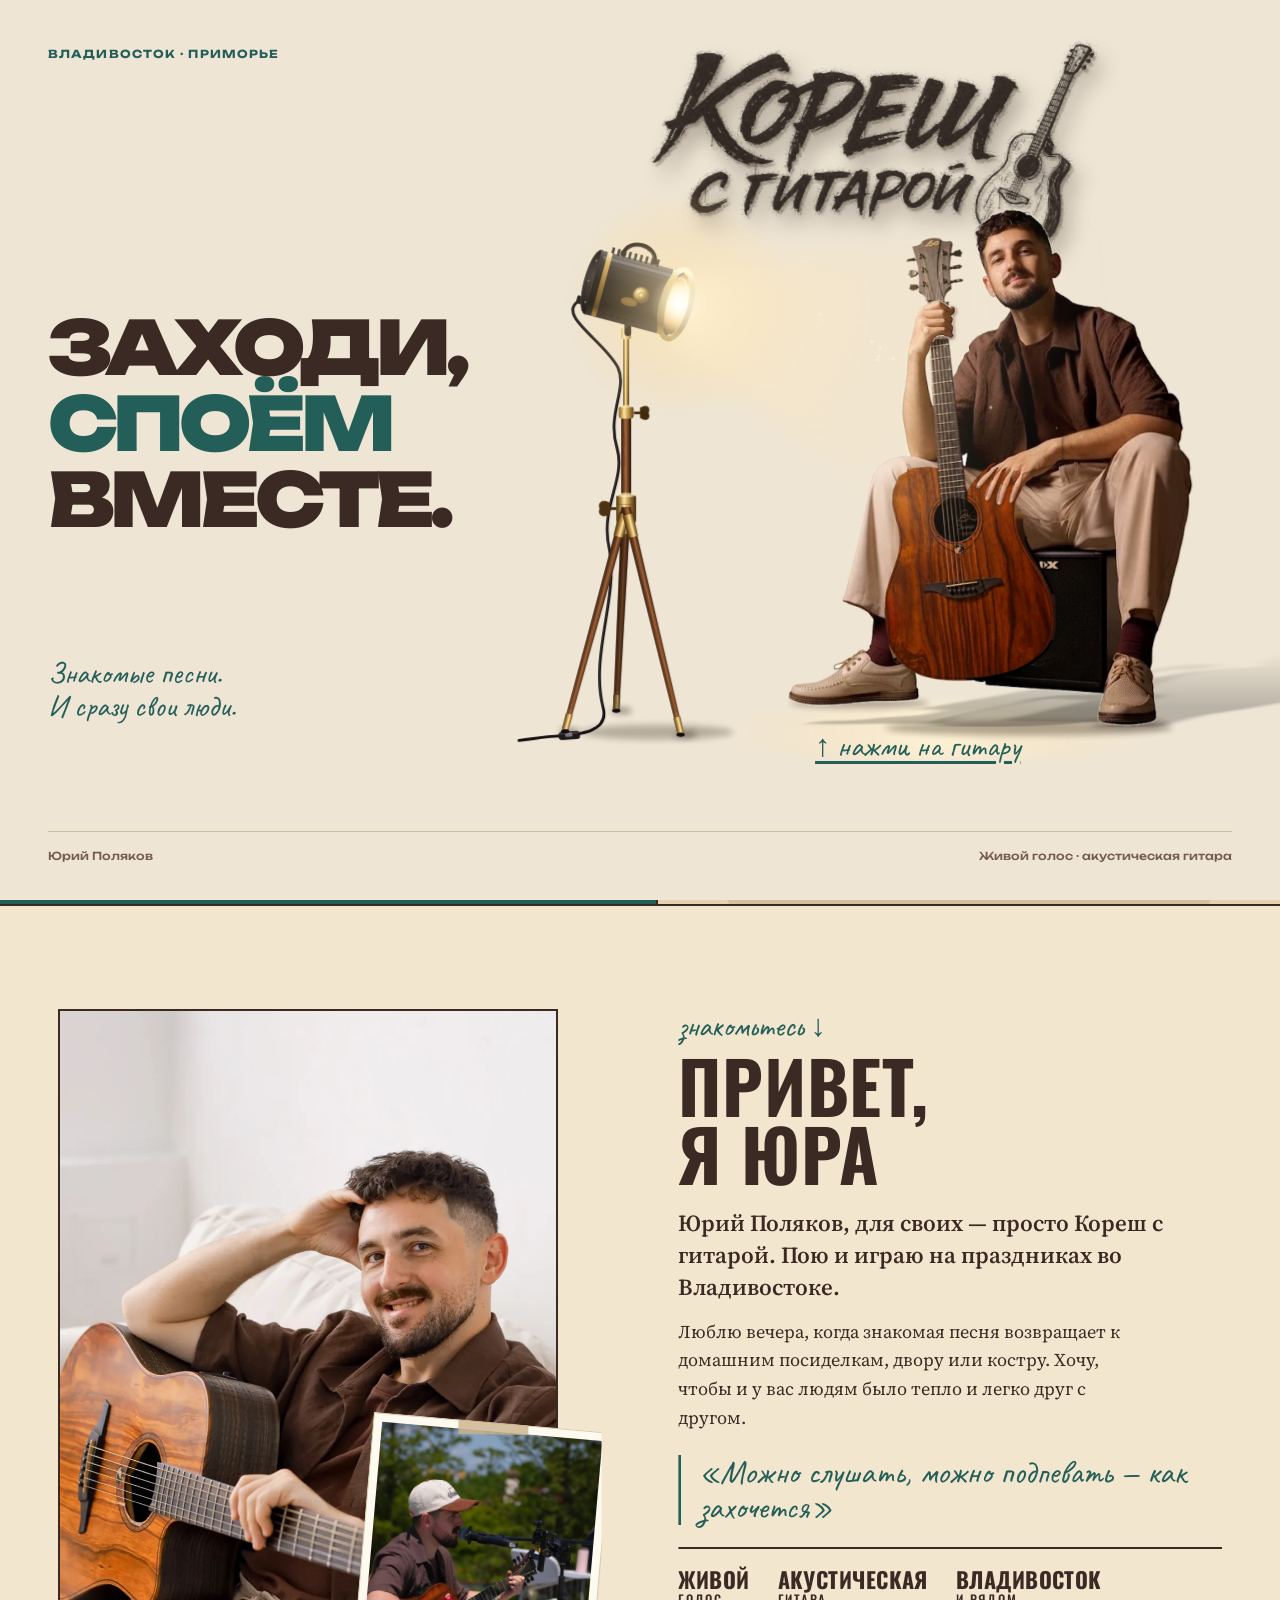
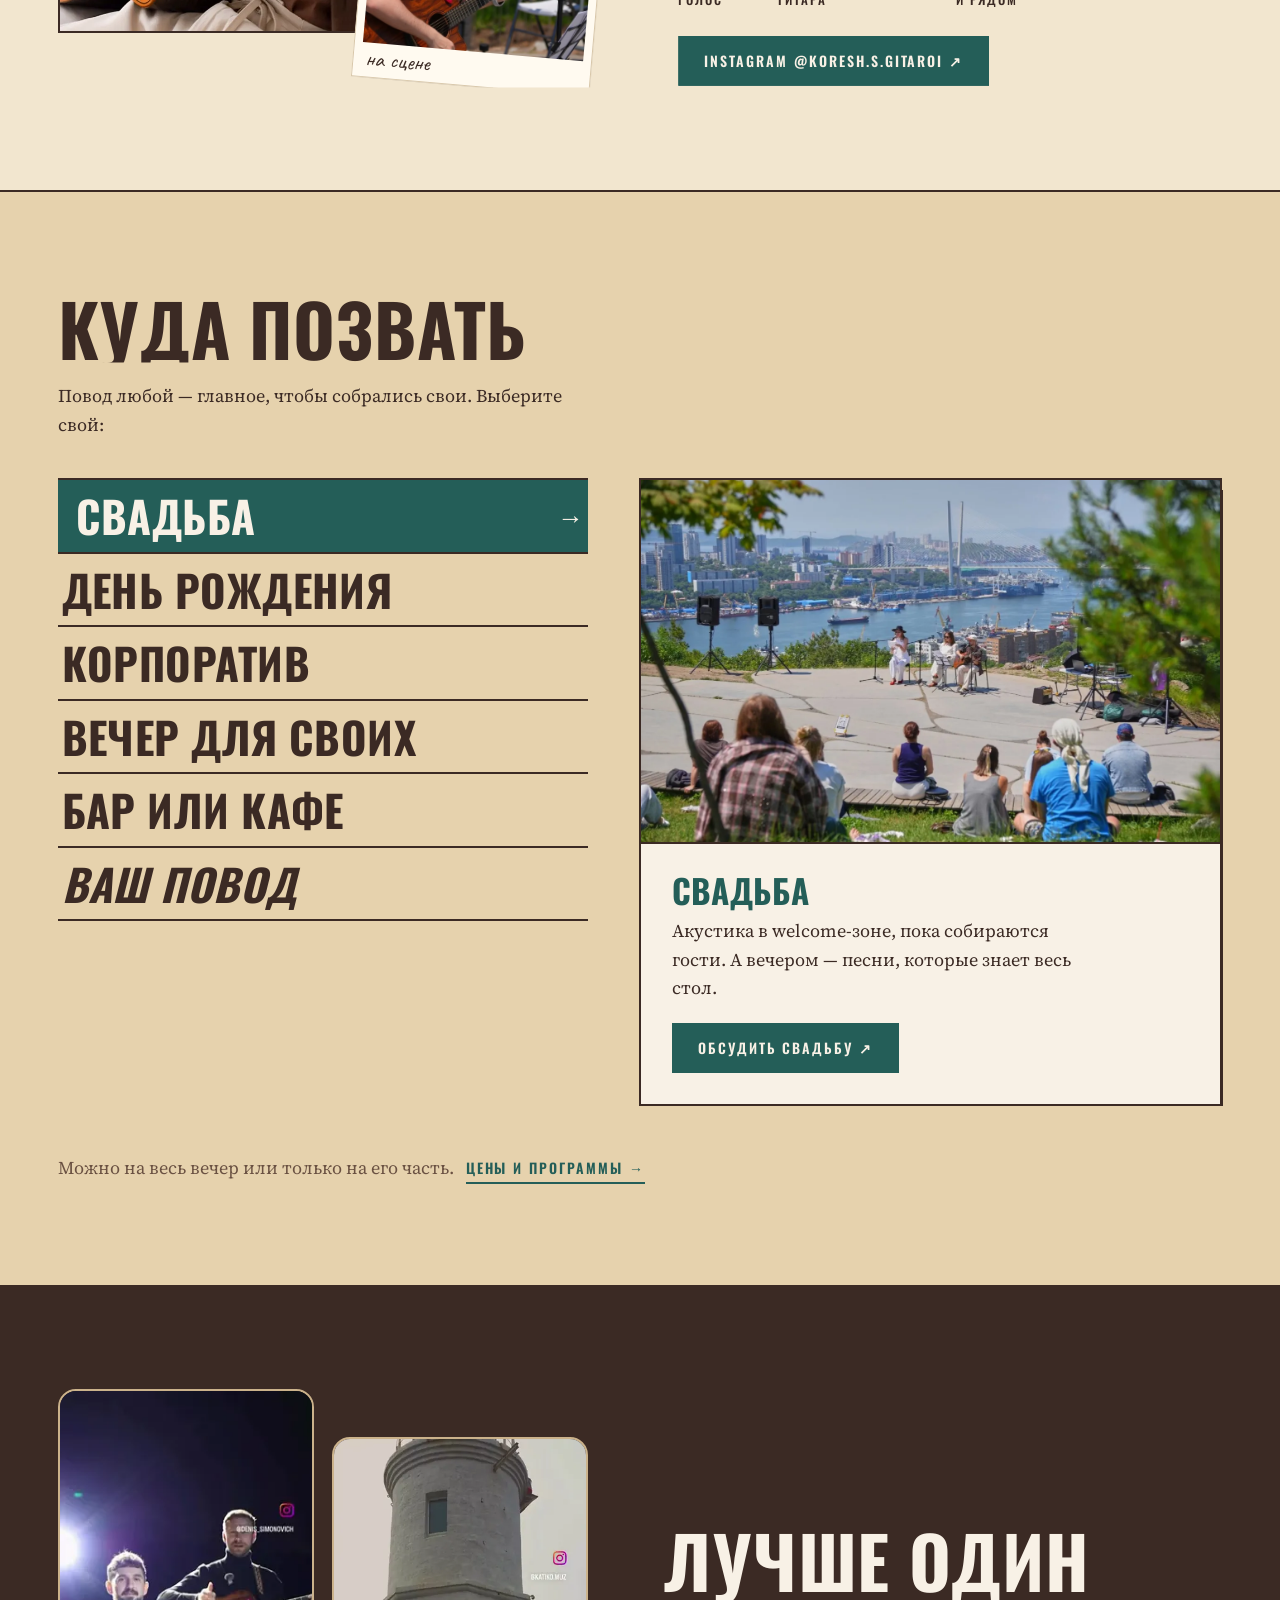
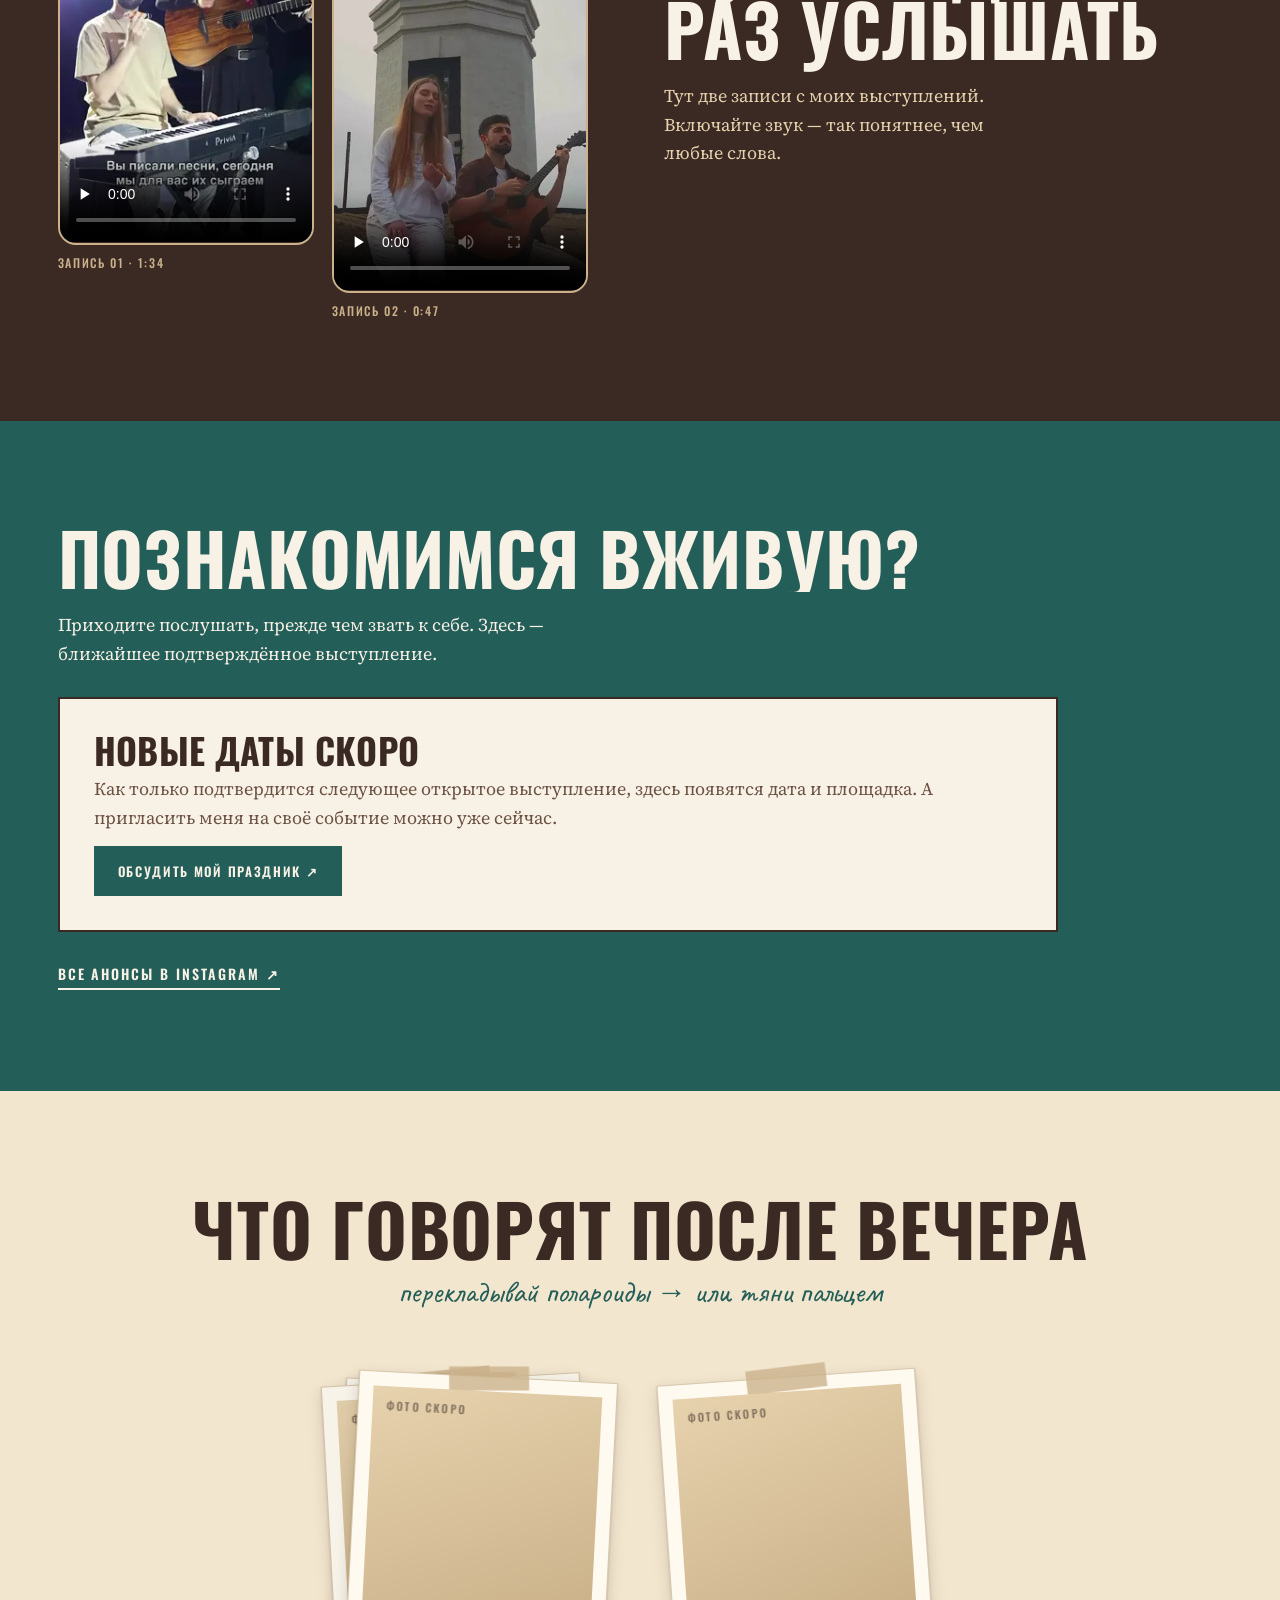
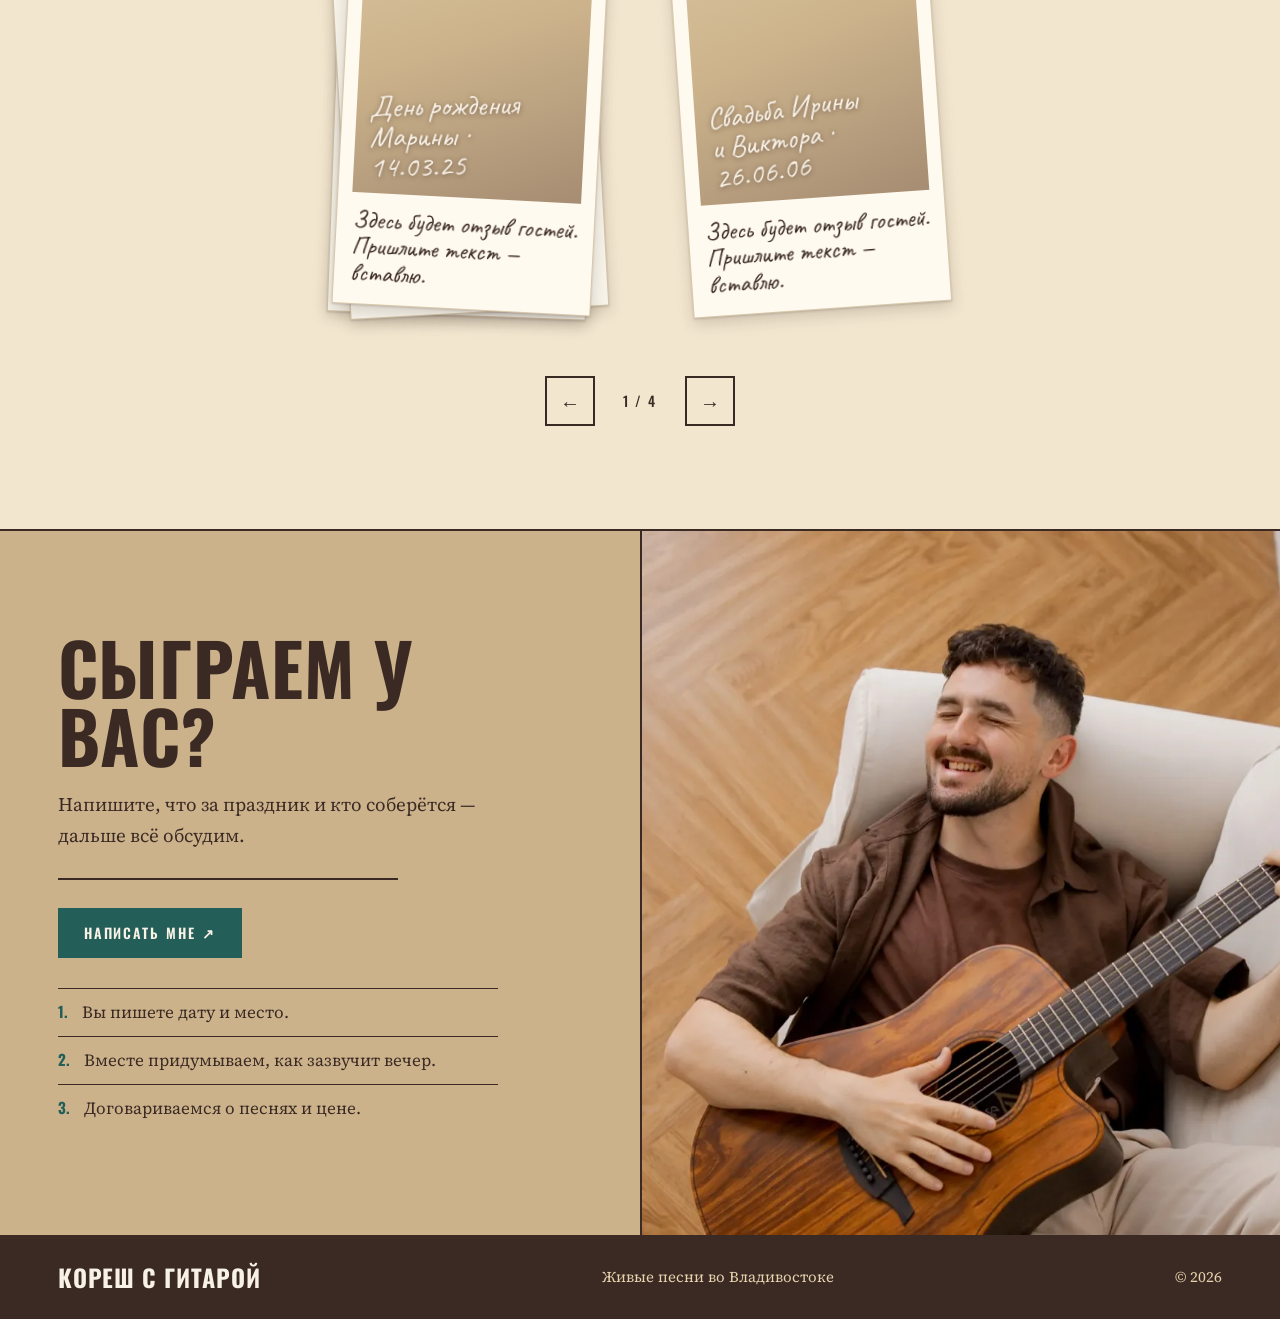
<file: index.html>
<!doctype html>
<html lang="ru">
<head>
  <meta charset="utf-8">
  <meta name="viewport" content="width=device-width, initial-scale=1">
  <meta name="theme-color" content="#245e58">
  <meta name="description" content="Юрий Поляков — гитарист-вокалист во Владивостоке. Живая акустика на свадьбу, день рождения, корпоратив и вечер для своих.">
  <title>Кореш с гитарой — живые выступления во Владивостоке</title>
  <link rel="preconnect" href="https://fonts.googleapis.com">
  <link rel="preconnect" href="https://fonts.gstatic.com" crossorigin>
  <link rel="preload" as="style" href="https://fonts.googleapis.com/css2?family=Oswald:wght@500;600;700&family=Unbounded:wght@500;700;900&family=Source+Serif+4:ital,wght@0,400;0,600;1,400&display=swap" onload="this.onload=null;this.rel='stylesheet'">
  <noscript><link rel="stylesheet" href="https://fonts.googleapis.com/css2?family=Oswald:wght@500;600;700&family=Unbounded:wght@500;700;900&family=Source+Serif+4:ital,wght@0,400;0,600;1,400&display=swap"></noscript>
  <script>document.documentElement.classList.add('js')</script>
  <link rel="stylesheet" href="hero-repair.css?v=7">
  <link rel="stylesheet" href="lily.css?v=38">
  <link rel="preload" as="image" href="assets/images/yura-sheet.webp">
  <style>
    /* critical loader styles: painted before the main stylesheet arrives */
    .loader{position:fixed;inset:0;z-index:300;display:grid;place-items:center;align-content:center;gap:10px;background:#f2e6cf;color:#3b2a24;font:500 15px/1.3 Georgia,serif;transition:opacity .45s ease,clip-path .6s cubic-bezier(.77,0,.175,1)}
    .loader.is-done{opacity:0;clip-path:inset(0 0 100% 0)}
    .loader[hidden]{display:none}
    .ld-yura{width:112px;height:150px;background:url(assets/images/yura-sheet.webp) 0 -600px/896px 1200px no-repeat;transform:scale(1.5) scaleX(-1);margin:40px 0 46px;animation:ld-x 1.12s steps(8) infinite,ld-y 4.48s steps(4) infinite}
    @keyframes ld-x{to{background-position-x:-896px}}
    @keyframes ld-y{to{background-position-y:-1200px}}
    .ld-staff{width:min(320px,80vw);height:auto;overflow:visible}
    .ld-staff line{stroke:#3b2a24;stroke-width:1.4;opacity:.55}
    .ld-note{opacity:.14;transition:opacity .25s ease;transform-box:fill-box;transform-origin:50% 100%}
    .ld-note.on{opacity:1;animation:ld-bob 1.2s ease-in-out infinite}
    .ld-note:nth-of-type(2n).on{animation-delay:.15s}.ld-note:nth-of-type(3n).on{animation-delay:.3s}
    @keyframes ld-bob{50%{transform:translateY(-5px)}}
    .ld-text{margin:6px 0 0;letter-spacing:.04em}
    .ld-text b{display:inline-block;min-width:3.2em;color:#245e58;font-variant-numeric:tabular-nums}
    body.is-loading{overflow:hidden}
    body.is-loading .intro-gate *{animation-play-state:paused!important}
    @media(prefers-reduced-motion:reduce){.ld-yura,.ld-note.on{animation:none!important}}
  </style>
  <noscript><style>.intro-gate{display:none!important}body.has-intro{overflow:auto!important}.loader{display:none!important}</style></noscript>
  <script type="application/ld+json">{"@context":"https://schema.org","@type":"Person","name":"Кореш с гитарой","alternateName":"Юрий Поляков","jobTitle":"Музыкант","areaServed":"Владивосток","sameAs":["https://www.instagram.com/koresh.s.gitaroi/"]}</script>
</head>
<body class="has-intro is-loading">
  <div class="loader" data-loader role="status" aria-live="polite" aria-label="Сайт загружается">
    <div class="ld-yura" aria-hidden="true"></div>
    <svg class="ld-staff" viewBox="0 0 320 90" aria-hidden="true"><line x1="0" y1="20" x2="320" y2="20"/><line x1="0" y1="30" x2="320" y2="30"/><line x1="0" y1="40" x2="320" y2="40"/><line x1="0" y1="50" x2="320" y2="50"/><line x1="0" y1="60" x2="320" y2="60"/><text x="4" y="62" font-size="58" font-family="serif" fill="#245e58">𝄞</text><g class="ld-note"><ellipse cx="70" cy="50" rx="7" ry="5" transform="rotate(-20 70 50)" fill="#3b2a24"/><line x1="76" y1="49" x2="76" y2="22" stroke="#3b2a24" stroke-width="1.6" style="opacity:1"/></g><g class="ld-note"><ellipse cx="100" cy="40" rx="7" ry="5" transform="rotate(-20 100 40)" fill="#3b2a24"/><line x1="106" y1="39" x2="106" y2="12" stroke="#3b2a24" stroke-width="1.6" style="opacity:1"/></g><g class="ld-note"><ellipse cx="130" cy="55" rx="7" ry="5" transform="rotate(-20 130 55)" fill="#3b2a24"/><line x1="136" y1="54" x2="136" y2="27" stroke="#3b2a24" stroke-width="1.6" style="opacity:1"/></g><g class="ld-note"><ellipse cx="160" cy="35" rx="7" ry="5" transform="rotate(-20 160 35)" fill="#3b2a24"/><line x1="166" y1="34" x2="166" y2="7" stroke="#3b2a24" stroke-width="1.6" style="opacity:1"/></g><g class="ld-note"><ellipse cx="190" cy="45" rx="7" ry="5" transform="rotate(-20 190 45)" fill="#3b2a24"/><line x1="196" y1="44" x2="196" y2="17" stroke="#3b2a24" stroke-width="1.6" style="opacity:1"/></g><g class="ld-note"><ellipse cx="220" cy="30" rx="7" ry="5" transform="rotate(-20 220 30)" fill="#3b2a24"/><line x1="226" y1="29" x2="226" y2="2" stroke="#3b2a24" stroke-width="1.6" style="opacity:1"/></g><g class="ld-note"><ellipse cx="250" cy="50" rx="7" ry="5" transform="rotate(-20 250 50)" fill="#3b2a24"/><line x1="256" y1="49" x2="256" y2="22" stroke="#3b2a24" stroke-width="1.6" style="opacity:1"/></g><g class="ld-note"><ellipse cx="280" cy="40" rx="7" ry="5" transform="rotate(-20 280 40)" fill="#3b2a24"/><line x1="286" y1="39" x2="286" y2="12" stroke="#3b2a24" stroke-width="1.6" style="opacity:1"/></g></svg>
    <p class="ld-text">Настраиваю гитару… <b data-loader-pct>0%</b></p>
  </div>
  <a class="skip-link" href="#main">К содержанию</a>

  <div class="intro-gate" data-intro-gate role="dialog" aria-modal="true" aria-label="Начало сайта">
    <div class="intro-gate-inner"><p class="intro-kicker">Владивосток · Приморье</p><h2><span>Заходи,</span><span class="intro-neon">споём</span><span>вместе.</span></h2><p class="intro-welcome">Знакомые песни.<br>И сразу свои люди.</p><button class="intro-portrait" type="button" data-intro-enter aria-label="Нажать на гитару и открыть сайт"><span class="intro-stage">
<span class="st-logo" aria-hidden="true"><span class="st-logo-m"><img src="assets/images/logo-graffiti-v2.webp" alt=""></span></span>
<svg class="lp-back" viewBox="-250 40 770 720" aria-hidden="true" focusable="false"><defs><radialGradient id="lp-pool" gradientUnits="userSpaceOnUse" cx="190" cy="742" r="300"><stop offset="0" stop-color="#fff3d4" stop-opacity="0.85"/><stop offset="0.5" stop-color="#ffe9bf" stop-opacity="0.35"/><stop offset="1" stop-color="#ffe9bf" stop-opacity="0"/></radialGradient><filter id="lp-b4" x="-50%" y="-300%" width="200%" height="700%"><feGaussianBlur stdDeviation="4"/></filter><filter id="lp-b8" x="-50%" y="-400%" width="200%" height="900%"><feGaussianBlur stdDeviation="8"/></filter><linearGradient id="lp-leg-bk" gradientUnits="userSpaceOnUse" x1="-150" y1="592.3" x2="-162" y2="591.7"><stop offset="0" stop-color="#2a160b"/><stop offset="0.18" stop-color="#5a331b"/><stop offset="0.42" stop-color="#a86b3e"/><stop offset="0.55" stop-color="#8f5730"/><stop offset="0.8" stop-color="#4a2a16"/><stop offset="1" stop-color="#24130a"/></linearGradient><linearGradient id="lp-leg-bks" gradientUnits="userSpaceOnUse" x1="-144.5" y1="489.8" x2="-157.5" y2="489.2"><stop offset="0" stop-color="#4a3212"/><stop offset="0.22" stop-color="#b48a43"/><stop offset="0.4" stop-color="#fbe7a8"/><stop offset="0.55" stop-color="#d7ad5f"/><stop offset="0.8" stop-color="#7d5a26"/><stop offset="1" stop-color="#3e2a0f"/></linearGradient><linearGradient id="lp-leg-bkf" gradientUnits="userSpaceOnUse" x1="-156.6" y1="705.7" x2="-166.6" y2="705.2"><stop offset="0" stop-color="#4a3212"/><stop offset="0.22" stop-color="#b48a43"/><stop offset="0.4" stop-color="#fbe7a8"/><stop offset="0.55" stop-color="#d7ad5f"/><stop offset="0.8" stop-color="#7d5a26"/><stop offset="1" stop-color="#3e2a0f"/></linearGradient><linearGradient id="lp-post" gradientUnits="userSpaceOnUse" x1="-156" y1="0" x2="-144" y2="0"><stop offset="0" stop-color="#2a160b"/><stop offset="0.18" stop-color="#5a331b"/><stop offset="0.42" stop-color="#a86b3e"/><stop offset="0.55" stop-color="#8f5730"/><stop offset="0.8" stop-color="#4a2a16"/><stop offset="1" stop-color="#24130a"/></linearGradient><linearGradient id="lp-tube" gradientUnits="userSpaceOnUse" x1="-153.5" y1="0" x2="-146.5" y2="0"><stop offset="0" stop-color="#4a3212"/><stop offset="0.22" stop-color="#b48a43"/><stop offset="0.4" stop-color="#fbe7a8"/><stop offset="0.55" stop-color="#d7ad5f"/><stop offset="0.8" stop-color="#7d5a26"/><stop offset="1" stop-color="#3e2a0f"/></linearGradient><linearGradient id="lp-brassH" gradientUnits="userSpaceOnUse" x1="-162" y1="0" x2="-138" y2="0"><stop offset="0" stop-color="#4a3212"/><stop offset="0.22" stop-color="#b48a43"/><stop offset="0.4" stop-color="#fbe7a8"/><stop offset="0.55" stop-color="#d7ad5f"/><stop offset="0.8" stop-color="#7d5a26"/><stop offset="1" stop-color="#3e2a0f"/></linearGradient><linearGradient id="lp-leg-fl" gradientUnits="userSpaceOnUse" x1="-181.2" y1="606.1" x2="-192.8" y2="602.9"><stop offset="0" stop-color="#2a160b"/><stop offset="0.18" stop-color="#5a331b"/><stop offset="0.42" stop-color="#a86b3e"/><stop offset="0.55" stop-color="#8f5730"/><stop offset="0.8" stop-color="#4a2a16"/><stop offset="1" stop-color="#24130a"/></linearGradient><linearGradient id="lp-leg-fls" gradientUnits="userSpaceOnUse" x1="-149.7" y1="493.2" x2="-162.2" y2="489.8"><stop offset="0" stop-color="#4a3212"/><stop offset="0.22" stop-color="#b48a43"/><stop offset="0.4" stop-color="#fbe7a8"/><stop offset="0.55" stop-color="#d7ad5f"/><stop offset="0.8" stop-color="#7d5a26"/><stop offset="1" stop-color="#3e2a0f"/></linearGradient><linearGradient id="lp-leg-flf" gradientUnits="userSpaceOnUse" x1="-216.6" y1="730.9" x2="-226.2" y2="728.3"><stop offset="0" stop-color="#4a3212"/><stop offset="0.22" stop-color="#b48a43"/><stop offset="0.4" stop-color="#fbe7a8"/><stop offset="0.55" stop-color="#d7ad5f"/><stop offset="0.8" stop-color="#7d5a26"/><stop offset="1" stop-color="#3e2a0f"/></linearGradient><linearGradient id="lp-leg-fr" gradientUnits="userSpaceOnUse" x1="-111.2" y1="605.1" x2="-122.8" y2="607.9"><stop offset="0" stop-color="#2a160b"/><stop offset="0.18" stop-color="#5a331b"/><stop offset="0.42" stop-color="#a86b3e"/><stop offset="0.55" stop-color="#8f5730"/><stop offset="0.8" stop-color="#4a2a16"/><stop offset="1" stop-color="#24130a"/></linearGradient><linearGradient id="lp-leg-frs" gradientUnits="userSpaceOnUse" x1="-138.4" y1="490.3" x2="-151" y2="493.4"><stop offset="0" stop-color="#4a3212"/><stop offset="0.22" stop-color="#b48a43"/><stop offset="0.4" stop-color="#fbe7a8"/><stop offset="0.55" stop-color="#d7ad5f"/><stop offset="0.8" stop-color="#7d5a26"/><stop offset="1" stop-color="#3e2a0f"/></linearGradient><linearGradient id="lp-leg-frf" gradientUnits="userSpaceOnUse" x1="-81.5" y1="732.3" x2="-91.2" y2="734.6"><stop offset="0" stop-color="#4a3212"/><stop offset="0.22" stop-color="#b48a43"/><stop offset="0.4" stop-color="#fbe7a8"/><stop offset="0.55" stop-color="#d7ad5f"/><stop offset="0.8" stop-color="#7d5a26"/><stop offset="1" stop-color="#3e2a0f"/></linearGradient><linearGradient id="lp-drum" gradientUnits="userSpaceOnUse" x1="0" y1="-40" x2="0" y2="40"><stop offset="0" stop-color="#6a6466"/><stop offset="0.1" stop-color="#3a3537"/><stop offset="0.42" stop-color="#171415"/><stop offset="0.8" stop-color="#0a0809"/><stop offset="1" stop-color="#262122"/></linearGradient><linearGradient id="lp-band" gradientUnits="userSpaceOnUse" x1="0" y1="-40" x2="0" y2="40"><stop offset="0" stop-color="#fdf0c4"/><stop offset="0.15" stop-color="#d8ae5e"/><stop offset="0.5" stop-color="#8a6328"/><stop offset="0.85" stop-color="#4a3212"/><stop offset="1" stop-color="#9c7536"/></linearGradient><radialGradient id="lp-back" gradientUnits="userSpaceOnUse" cx="-62" cy="-8" r="44"><stop offset="0" stop-color="#3a3436"/><stop offset="1" stop-color="#0a0809"/></radialGradient><radialGradient id="lp-refl" gradientUnits="userSpaceOnUse" cx="46" cy="-6" r="40" fx="50" fy="-4"><stop offset="0" stop-color="#fffef6"/><stop offset="0.16" stop-color="#fff4cc"/><stop offset="0.42" stop-color="#ffd98c"/><stop offset="0.72" stop-color="#d8893a"/><stop offset="1" stop-color="#4e2a0e"/></radialGradient><radialGradient id="lp-bulb" gradientUnits="userSpaceOnUse" cx="47" cy="-2" r="13"><stop offset="0" stop-color="#ffffff"/><stop offset="0.5" stop-color="#fff6d2"/><stop offset="1" stop-color="#ffe7a0" stop-opacity="0"/></radialGradient><radialGradient id="lp-knob" gradientUnits="userSpaceOnUse" cx="-3" cy="-3" r="11"><stop offset="0" stop-color="#fff3c6"/><stop offset="0.45" stop-color="#d2a656"/><stop offset="1" stop-color="#4e3412"/></radialGradient><radialGradient id="lp-glow" gradientUnits="userSpaceOnUse" cx="-44.1" cy="222.2" r="140"><stop offset="0" stop-color="#fff7e0" stop-opacity="0.95"/><stop offset="0.25" stop-color="#ffe2a6" stop-opacity="0.5"/><stop offset="1" stop-color="#ffd98a" stop-opacity="0"/></radialGradient><radialGradient id="lp-beam" gradientUnits="userSpaceOnUse" cx="-44.1" cy="222.2" r="520"><stop offset="0" stop-color="#ffe8bd" stop-opacity="0.62"/><stop offset="0.55" stop-color="#ffe8bd" stop-opacity="0.18"/><stop offset="1" stop-color="#ffe8bd" stop-opacity="0"/></radialGradient><filter id="lp-blur" x="-20%" y="-20%" width="140%" height="140%"><feGaussianBlur stdDeviation="18"/></filter></defs><ellipse class="lp-lit" cx="190" cy="742" rx="300" ry="34" fill="url(#lp-pool)" filter="url(#lp-b8)" opacity=".7"/><ellipse cx="300" cy="737" rx="175" ry="9" fill="#2a1a10" opacity="0.34" filter="url(#lp-b4)"/><ellipse cx="95" cy="707" rx="85" ry="6" fill="#2a1a10" opacity="0.32" filter="url(#lp-b4)"/><ellipse cx="422" cy="732" rx="48" ry="5" fill="#2a1a10" opacity="0.32" filter="url(#lp-b4)"/><ellipse cx="-150" cy="742" rx="92" ry="9" fill="#2a1a10" opacity="0.28" filter="url(#lp-b4)"/><ellipse class="lp-lampshadow" cx="-114" cy="716" rx="13" ry="3.5" fill="#1e120a" opacity=".45" filter="url(#lp-b4)"/><ellipse class="lp-lampshadow" cx="-176" cy="741" rx="13" ry="3.5" fill="#1e120a" opacity=".45" filter="url(#lp-b4)"/><ellipse class="lp-lampshadow" cx="-36" cy="745" rx="13" ry="3.5" fill="#1e120a" opacity=".45" filter="url(#lp-b4)"/><g class="lp-lamp" transform="translate(42 0)"><path d="M-207 219 C-236 236 -176 268 -160 300 C-148 326 -174 356 -161 398 C-150 436 -183 470 -170 522 C-160 580 -194 650 -178 712 C-170 742 -206 745 -236 747 C-252 748 -262 750 -280 752" fill="none" stroke="#141011" stroke-width="3.4" stroke-linecap="round"/><path d="M-207 218 C-236 235 -176 267 -160 299 C-148 325 -174 355 -161 397 C-150 435 -183 469 -170 521 C-160 579 -194 649 -178 711" fill="none" stroke="#5a5254" stroke-width="1" opacity=".55"/><g transform="rotate(-4 -218 746)"><rect x="-232" y="741" width="26" height="10" rx="4" fill="#1d1a1b"/><rect x="-224" y="742.5" width="9" height="5" rx="2" fill="#7c7477"/><rect x="-231" y="742" width="24" height="2" rx="1" fill="#fff" opacity=".15"/></g><polygon points="-155.5,469.7 -165.5,713.8 -158.5,714.2 -144.5,470.3" fill="url(#lp-leg-bk)"/><polyline points="-148.2,484.8 -149.4,505.5 -151.2,526.2 -151.9,547 -152.5,567.7 -154,588.4 -155.5,609.1 -156,629.9 -156.8,650.7 -158.6,671.4 -159.8,692.1" fill="none" stroke="#2a1408" stroke-width=".7" opacity="0.35"/><polyline points="-151.3,484.6 -152.5,505.3 -152.9,526.1 -153.8,546.9 -155.5,567.6 -156.4,588.3 -156.7,609.1 -158,629.8 -159.6,650.5 -160.2,671.3 -160.7,692" fill="none" stroke="#2a1408" stroke-width=".7" opacity="0.28"/><polyline points="-153.4,484.5 -153.6,505.3 -154.8,526 -156.3,546.7 -157,567.5 -157.4,588.3 -158.8,609 -160.2,629.7 -160.5,650.5 -161.2,671.2 -162.8,691.9" fill="none" stroke="#2a1408" stroke-width=".7" opacity="0.3"/><polygon points="-156.9,477 -157.6,501.4 -145.6,502 -143.9,477.6" fill="url(#lp-leg-bks)"/><polygon points="-165.5,696.7 -166,713.8 -158,714.2 -156.9,697.1" fill="url(#lp-leg-bkf)"/><ellipse cx="-162" cy="716" rx="5" ry="2.6" fill="#120c0c"/><polygon points="-155.5,469.7 -166,713.8 -158,714.2 -144.5,470.3" fill="#120a05" opacity=".38"/><rect x="-156" y="358" width="12" height="104" rx="3" fill="url(#lp-post)"/><path d="M-153 378 q 3 9 1 18" fill="none" stroke="#2a1408" stroke-width=".7" opacity=".35"/><path d="M-153 402 q 3 9 1 18" fill="none" stroke="#2a1408" stroke-width=".7" opacity=".35"/><path d="M-153 431 q 3 9 1 18" fill="none" stroke="#2a1408" stroke-width=".7" opacity=".35"/><rect x="-153.5" y="262" width="7" height="92" rx="2" fill="url(#lp-tube)"/><rect x="-159" y="347" width="18" height="15" rx="3" fill="url(#lp-brassH)"/><ellipse cx="-150" cy="347" rx="9" ry="2" fill="#fff2c8" opacity=".55"/><path d="M-141 355 H-131" stroke="url(#lp-brassH)" stroke-width="3.2"/><path d="M-133 349 C-125 344 -120 348 -123 355 C-120 362 -125 366 -133 361 Z" fill="url(#lp-brassH)" stroke="#5a3d16" stroke-width=".6"/><rect x="-156" y="252" width="12" height="14" rx="3" fill="url(#lp-brassH)"/><rect x="-162" y="454" width="24" height="34" rx="4" fill="url(#lp-brassH)"/><ellipse cx="-150" cy="454.5" rx="12" ry="3" fill="#fff0c0" opacity=".6"/><ellipse cx="-150" cy="487" rx="12" ry="3" fill="#3e2a0f" opacity=".55"/><path d="M-162 466 H-138 M-162 476 H-138" stroke="#5a3d16" stroke-width=".8" opacity=".6"/><circle cx="-150" cy="471" r="2.2" fill="#3e2a0f"/><path d="M-162 471 H-171" stroke="url(#lp-brassH)" stroke-width="3.4"/><path d="M-170 464 C-179 459 -185 464 -182 471 C-185 478 -179 483 -170 478 Z" fill="url(#lp-brassH)" stroke="#5a3d16" stroke-width=".6"/><polygon points="-155.3,468.5 -227.4,738.1 -220.6,739.9 -144.7,471.5" fill="url(#lp-leg-fl)"/><polyline points="-152,486.8 -158.5,509.6 -165.5,532.3 -171.5,555.2 -177.3,578.2 -184.1,600.9 -190.9,623.7 -196.7,646.7 -202.8,669.6 -209.8,692.3 -216.2,715.1" fill="none" stroke="#2a1408" stroke-width=".7" opacity="0.35"/><polyline points="-155,486 -161.5,508.8 -167.1,531.8 -173.3,554.7 -180.3,577.4 -186.4,600.3 -192.1,623.4 -198.7,646.1 -205.5,668.9 -211.3,691.8 -217.2,714.8" fill="none" stroke="#2a1408" stroke-width=".7" opacity="0.28"/><polyline points="-157,485.4 -162.6,508.5 -168.9,531.3 -175.8,554.1 -181.7,577 -187.4,600.1 -194,622.8 -200.7,645.6 -206.3,668.6 -212.3,691.6 -219.1,714.3" fill="none" stroke="#2a1408" stroke-width=".7" opacity="0.3"/><polygon points="-158.5,476.3 -165.4,503.4 -153.8,506.6 -146,479.8" fill="url(#lp-leg-fls)"/><polygon points="-223,719 -227.9,737.9 -220.1,740.1 -214.7,721.3" fill="url(#lp-leg-flf)"/><ellipse cx="-224" cy="741" rx="5" ry="2.6" fill="#120c0c"/><polygon points="-155.3,471.3 -87.4,743.8 -80.6,742.2 -144.7,468.7" fill="url(#lp-leg-fr)"/><polyline points="-143.6,485.8 -138.2,509 -133.3,532.4 -127.4,555.6 -121.3,578.7 -116.2,602 -111.1,625.3 -105,648.4 -99.2,671.5 -94.3,694.9 -88.8,718.2" fill="none" stroke="#2a1408" stroke-width=".7" opacity="0.35"/><polyline points="-146.6,486.5 -141.2,509.8 -134.9,532.8 -129.2,556 -124.3,579.4 -118.5,602.5 -112.3,625.6 -107,648.9 -101.9,672.2 -95.8,695.3 -89.8,718.4" fill="none" stroke="#2a1408" stroke-width=".7" opacity="0.28"/><polyline points="-148.6,487 -142.3,510 -136.8,533.3 -131.7,556.6 -125.7,579.7 -119.5,602.8 -114.3,626.1 -109,649.4 -102.8,672.4 -96.8,695.5 -91.8,718.9" fill="none" stroke="#2a1408" stroke-width=".7" opacity="0.3"/><polygon points="-154.3,479.7 -147.3,506.9 -135.6,504.1 -141.7,476.7" fill="url(#lp-leg-frs)"/><polygon points="-92.8,724.9 -87.9,743.9 -80.1,742.1 -84.4,722.9" fill="url(#lp-leg-frf)"/><ellipse cx="-84" cy="745" rx="5" ry="2.6" fill="#120c0c"/><path d="M-148 258 L-148 246 Q-148 222 -133 213" fill="none" stroke="#0e0c0d" stroke-width="8" stroke-linecap="round"/><path d="M-150 252 L-150 244 Q-150 224 -136 215" fill="none" stroke="#5c5657" stroke-width="1.4" opacity=".7"/><g transform="translate(-132 212) rotate(15)"><rect x="-74" y="20" width="14" height="10" rx="2" fill="#1a1617"/><ellipse cx="-60" cy="0" rx="11" ry="40" fill="url(#lp-back)" stroke="#3b3638" stroke-width="1"/><circle cx="-54" cy="0" r="1.3" fill="#8b8487" opacity=".7"/><circle cx="-57" cy="26" r="1.3" fill="#8b8487" opacity=".7"/><circle cx="-63" cy="26" r="1.3" fill="#8b8487" opacity=".7"/><circle cx="-66" cy="0" r="1.3" fill="#8b8487" opacity=".7"/><circle cx="-63" cy="-26" r="1.3" fill="#8b8487" opacity=".7"/><circle cx="-57" cy="-26" r="1.3" fill="#8b8487" opacity=".7"/><path d="M-60 -40 H44 V40 H-60 Z" fill="url(#lp-drum)"/><rect x="-56" y="-34" width="96" height="3.5" rx="1.7" fill="#fff" opacity=".2"/><rect x="-56" y="-39" width="96" height="14" rx="7" fill="#fff" opacity=".05"/><rect x="-48" y="-47" width="3.2" height="9" rx=".8" fill="#262223"/><rect x="-48" y="-47" width="1" height="9" fill="#77706f" opacity=".7"/><rect x="-41" y="-47" width="3.2" height="9" rx=".8" fill="#262223"/><rect x="-41" y="-47" width="1" height="9" fill="#77706f" opacity=".7"/><rect x="-34" y="-47" width="3.2" height="9" rx=".8" fill="#262223"/><rect x="-34" y="-47" width="1" height="9" fill="#77706f" opacity=".7"/><rect x="-27" y="-47" width="3.2" height="9" rx=".8" fill="#262223"/><rect x="-27" y="-47" width="1" height="9" fill="#77706f" opacity=".7"/><rect x="-20" y="-47" width="3.2" height="9" rx=".8" fill="#262223"/><rect x="-20" y="-47" width="1" height="9" fill="#77706f" opacity=".7"/><rect x="-13" y="-47" width="3.2" height="9" rx=".8" fill="#262223"/><rect x="-13" y="-47" width="1" height="9" fill="#77706f" opacity=".7"/><rect x="-6" y="-47" width="3.2" height="9" rx=".8" fill="#262223"/><rect x="-6" y="-47" width="1" height="9" fill="#77706f" opacity=".7"/><rect x="1" y="-47" width="3.2" height="9" rx=".8" fill="#262223"/><rect x="1" y="-47" width="1" height="9" fill="#77706f" opacity=".7"/><rect x="8" y="-47" width="3.2" height="9" rx=".8" fill="#262223"/><rect x="8" y="-47" width="1" height="9" fill="#77706f" opacity=".7"/><rect x="-40" y="33" width="5" height="2" rx="1" fill="#000" opacity=".5"/><rect x="-31" y="33" width="5" height="2" rx="1" fill="#000" opacity=".5"/><rect x="-22" y="33" width="5" height="2" rx="1" fill="#000" opacity=".5"/><rect x="-13" y="33" width="5" height="2" rx="1" fill="#000" opacity=".5"/><rect x="-4" y="33" width="5" height="2" rx="1" fill="#000" opacity=".5"/><rect x="-52" y="-40" width="6" height="80" fill="url(#lp-band)"/><rect x="30" y="-40" width="7" height="80" fill="url(#lp-band)"/><path d="M-34 -42 C-32 -64 4 -64 6 -42" fill="none" stroke="#151213" stroke-width="5" stroke-linecap="round"/><path d="M-31 -46 C-29 -60 1 -60 3 -46" fill="none" stroke="#6b6567" stroke-width="1" opacity=".6"/><rect x="-37" y="-46" width="7" height="6" rx="1.5" fill="#1f1b1c"/><rect x="2" y="-46" width="7" height="6" rx="1.5" fill="#1f1b1c"/><ellipse cx="-12" cy="12" rx="10" ry="5" fill="url(#lp-band)"/><ellipse cx="-12" cy="12" rx="7.5" ry="3.2" fill="none" stroke="#5a3d16" stroke-width=".6"/><ellipse cx="44" cy="0" rx="17" ry="43" fill="none" stroke="url(#lp-band)" stroke-width="6.5"/><ellipse class="lp-refl" cx="45" cy="0" rx="12.5" ry="37.5" fill="url(#lp-refl)"/><ellipse class="lp-refl-off" cx="45" cy="0" rx="12.5" ry="37.5" fill="#2b2017"/><circle class="lp-bulb" cx="47" cy="-2" r="13" fill="url(#lp-bulb)"/><path d="M38 -30 C44 -36 50 -30 51 -20" fill="none" stroke="#fff" stroke-width="1.6" opacity=".55"/><circle cx="0" cy="0" r="9.5" fill="url(#lp-knob)" stroke="#4e3412" stroke-width=".8"/><path d="M7.2 0 L9.4 0" stroke="#5a3d16" stroke-width=".8"/><path d="M6.7 2.7 L8.7 3.5" stroke="#5a3d16" stroke-width=".8"/><path d="M5.2 5 L6.8 6.5" stroke="#5a3d16" stroke-width=".8"/><path d="M2.9 6.6 L3.8 8.6" stroke="#5a3d16" stroke-width=".8"/><path d="M0.3 7.2 L0.3 9.4" stroke="#5a3d16" stroke-width=".8"/><path d="M-2.5 6.8 L-3.2 8.8" stroke="#5a3d16" stroke-width=".8"/><path d="M-4.8 5.4 L-6.3 7" stroke="#5a3d16" stroke-width=".8"/><path d="M-6.5 3.2 L-8.4 4.1" stroke="#5a3d16" stroke-width=".8"/><path d="M-7.2 0.5 L-9.4 0.7" stroke="#5a3d16" stroke-width=".8"/><path d="M-6.8 -2.2 L-8.9 -2.9" stroke="#5a3d16" stroke-width=".8"/><path d="M-5.5 -4.6 L-7.2 -6" stroke="#5a3d16" stroke-width=".8"/><path d="M-3.4 -6.4 L-4.4 -8.3" stroke="#5a3d16" stroke-width=".8"/><path d="M-0.8 -7.2 L-1 -9.3" stroke="#5a3d16" stroke-width=".8"/><path d="M2 -6.9 L2.6 -9" stroke="#5a3d16" stroke-width=".8"/><path d="M4.4 -5.7 L5.8 -7.4" stroke="#5a3d16" stroke-width=".8"/><path d="M6.2 -3.6 L8.1 -4.7" stroke="#5a3d16" stroke-width=".8"/><path d="M7.1 -1 L9.3 -1.3" stroke="#5a3d16" stroke-width=".8"/><circle cx="0" cy="0" r="3" fill="#e9c77d" stroke="#5a3d16" stroke-width=".6"/></g></g></svg>
<span class="st-yfloor" style="left:33.247%;top:9.167%;width:64.416%;height:87.639%"><img src="assets/images/intro-yura-amp.webp" alt="" aria-hidden="true"></span>
<span class="st-gfloor" style="left:51.688%;top:21.389%;width:27.662%;height:75.278%"><img src="assets/images/intro-guitar-v3.webp" alt="" aria-hidden="true"></span>
<span class="st-ywrap" style="left:33.247%;top:9.167%;width:64.416%;height:87.639%"><img class="st-yura" src="assets/images/intro-yura-amp.webp" alt="Юра сидит на комбике, ему в руки падает его гитара" fetchpriority="high"><i class="st-ylight" aria-hidden="true"></i></span>
<span class="st-gwrap" style="left:48.312%;top:13.889%;width:27.662%;height:75.278%"><img class="st-guitar" src="assets/images/intro-guitar-v3.webp" alt="" aria-hidden="true" fetchpriority="high"><i class="st-glight" aria-hidden="true"></i></span>
<span class="st-hand st-lhand" style="left:62.857%;top:47.361%;width:14.156%;height:12.222%"><img src="assets/images/intro-lhand2.webp" alt="" aria-hidden="true"></span>
<span class="st-hand st-fist" style="left:54.675%;top:24.444%;width:6.104%;height:7.778%"><img src="assets/images/intro-fist.webp" alt="" aria-hidden="true"></span>
<svg class="lp-front" viewBox="-250 40 770 720" aria-hidden="true" focusable="false"><path class="lp-beam" d="M-36.6 182.8 L520 114.5 L520 732.3 L-58.4 264 Z" fill="url(#lp-beam)" filter="url(#lp-blur)"/><circle class="lp-glow" cx="-44.1" cy="222.2" r="140" fill="url(#lp-glow)"/><g class="lp-dusts"><circle class="lp-dust" style="--d:6.6s;--dl:-1.2s" cx="94.5" cy="243.7" r="0.9" fill="#fff7e4"/><circle class="lp-dust" style="--d:8.2s;--dl:-6.1s" cx="151.8" cy="306.5" r="1.0" fill="#fff7e4"/><circle class="lp-dust" style="--d:5.7s;--dl:-0.8s" cx="198.5" cy="274.1" r="1.0" fill="#fff7e4"/><circle class="lp-dust" style="--d:8.2s;--dl:-6.4s" cx="333.8" cy="373.4" r="1.0" fill="#fff7e4"/><circle class="lp-dust" style="--d:7.9s;--dl:-6.8s" cx="120" cy="276.7" r="1.8" fill="#fff7e4"/><circle class="lp-dust" style="--d:7.7s;--dl:-4.0s" cx="42.8" cy="250.5" r="1.0" fill="#fff7e4"/><circle class="lp-dust" style="--d:8.7s;--dl:-6.9s" cx="176.7" cy="255.5" r="1.4" fill="#fff7e4"/><circle class="lp-dust" style="--d:7.3s;--dl:-7.1s" cx="116.7" cy="290.9" r="1.7" fill="#fff7e4"/><circle class="lp-dust" style="--d:7.4s;--dl:-3.4s" cx="188.7" cy="282.8" r="1.0" fill="#fff7e4"/><circle class="lp-dust" style="--d:5.2s;--dl:-0.4s" cx="118.4" cy="286.3" r="1.5" fill="#fff7e4"/><circle class="lp-dust" style="--d:6.9s;--dl:-2.7s" cx="109.9" cy="268.5" r="1.9" fill="#fff7e4"/><circle class="lp-dust" style="--d:5.8s;--dl:-5.1s" cx="80.5" cy="254.6" r="1.1" fill="#fff7e4"/><circle class="lp-dust" style="--d:6.3s;--dl:-4.5s" cx="136" cy="289.3" r="1.8" fill="#fff7e4"/><circle class="lp-dust" style="--d:5.9s;--dl:-6.1s" cx="47.8" cy="235.2" r="1.5" fill="#fff7e4"/><circle class="lp-dust" style="--d:5.7s;--dl:-3.7s" cx="95" cy="254.5" r="0.8" fill="#fff7e4"/><circle class="lp-dust" style="--d:8.8s;--dl:-5.9s" cx="254.1" cy="348.3" r="1.9" fill="#fff7e4"/></g></svg>
</span><span class="intro-prompt">↑ нажми на гитару</span></button><div class="intro-bottom"><span>Юрий Поляков</span><span>Живой голос · акустическая гитара</span></div></div>
  </div>

  <div class="ticker" aria-hidden="true"><div class="ticker-track"><span>Живой голос ♥ Акустическая гитара ♥ Владивосток ♥ Свадьбы ♥ Дни рождения ♥ Корпоративы ♥ Вечера для своих ♥ </span><span>Живой голос ♥ Акустическая гитара ♥ Владивосток ♥ Свадьбы ♥ Дни рождения ♥ Корпоративы ♥ Вечера для своих ♥ </span></div></div>

  <header class="header" id="top">
    <a class="wordmark" href="#top" aria-label="Кореш с гитарой, на главную"><strong>Кореш с гитарой</strong><small>Гитарист и вокалист · Владивосток</small></a>
    <nav class="desktop-nav" aria-label="Разделы сайта"><a href="#about">О Юре</a><a href="#formats">Куда позвать</a><a href="#reel">Видео</a><a href="#afisha">Выступления</a><a href="#reviews">Отзывы</a><a href="prices.html">Цены</a><a href="#contact">Контакты</a></nav>
    <button class="menu-button" type="button" aria-label="Открыть меню" aria-controls="mobile-menu" aria-expanded="false" data-menu-button><span></span><span></span></button>
  </header>
  <nav class="mobile-menu" id="mobile-menu" aria-label="Мобильное меню" inert data-mobile-menu><a href="#about">О Юре</a><a href="#formats">Куда позвать</a><a href="#reel">Видео</a><a href="#afisha">Выступления</a><a href="#reviews">Отзывы</a><a href="prices.html">Цены</a><a href="#contact">Контакты</a><button type="button" data-contact-open>Позвать на событие ↗</button></nav>
  <nav class="section-nav" aria-label="Разделы страницы" data-section-nav inert></nav>

  <main id="main">
    <section class="lk-hero" aria-labelledby="hero-title" data-poster>
      <div class="lk-hero-photo hero-portrait"><img src="assets/images/yura-suit-cutout.webp" alt="Юра в коричневом костюме со своей гитарой в кресле" fetchpriority="high"></div>
      <div class="lk-hero-copy">
        <h1 id="hero-title"><span class="line"><span>Кореш</span></span><span class="line"><span>с гитарой</span></span></h1>
        <p class="lead">Любимые песни. Свои люди. Твой вечер.</p>
        <p class="sub">Живая акустика на свадьбу, день рождения, корпоратив или вечер для своих.</p>
        <div class="actions"><button class="btn btn-light hero-book" type="button" data-contact-open>Позвать на событие ↗</button><a class="btn btn-line" href="prices.html">Цены ↗</a></div>
      </div>
    </section>

    <section class="lk-about" id="about" aria-labelledby="about-title">
      <div class="lk-about-media" data-reveal="left">
        <figure class="lk-about-photo"><img src="assets/images/yura-smile-f51.webp" alt="Юра улыбается с акустической гитарой" loading="lazy" width="1066" height="1600"></figure>
        <figure class="lk-about-snap" aria-hidden="true" data-reveal="tilt"><img src="assets/images/performer-outdoor.webp" alt="" loading="lazy"><figcaption class="hand">на сцене</figcaption></figure>
      </div>
      <div class="lk-about-text" data-reveal="right">
        <p class="hand kicker">знакомьтесь ↓</p>
        <h2 id="about-title">Привет,<br>я Юра</h2>
        <p class="lead-in">Юрий Поляков, для своих — просто Кореш с гитарой. Пою и играю на праздниках во Владивостоке.</p>
        <p>Люблю вечера, когда знакомая песня возвращает к домашним посиделкам, двору или костру. Хочу, чтобы и у вас людям было тепло и легко друг с другом.</p>
        <blockquote class="hand quote">«Можно слушать, можно подпевать — как захочется»</blockquote>
        <ul class="facts"><li><strong>Живой</strong> голос</li><li><strong>Акустическая</strong> гитара</li><li><strong>Владивосток</strong> и рядом</li></ul>
        <a class="btn btn-teal" href="https://www.instagram.com/koresh.s.gitaroi/" target="_blank" rel="noopener noreferrer">Instagram @koresh.s.gitaroi ↗</a>
      </div>
    </section>

    <section class="lk-formats" id="formats" aria-labelledby="formats-title">
      <div class="fm-head"><h2 id="formats-title" data-reveal="clip">Куда позвать</h2><p class="lk-intro">Повод любой — главное, чтобы собрались свои. Выберите свой:</p></div>
      <div class="fm" data-formats>
        <div class="fm-list" role="tablist" aria-label="Поводы" data-stagger><button type="button" role="tab" id="fm-t-wedding" aria-controls="fm-p-wedding" aria-selected="true" tabindex="0"><span>Свадьба</span><i aria-hidden="true">→</i></button><button type="button" role="tab" id="fm-t-birthday" aria-controls="fm-p-birthday" aria-selected="false" tabindex="-1"><span>День рождения</span><i aria-hidden="true">→</i></button><button type="button" role="tab" id="fm-t-corporate" aria-controls="fm-p-corporate" aria-selected="false" tabindex="-1"><span>Корпоратив</span><i aria-hidden="true">→</i></button><button type="button" role="tab" id="fm-t-friends" aria-controls="fm-p-friends" aria-selected="false" tabindex="-1"><span>Вечер для своих</span><i aria-hidden="true">→</i></button><button type="button" role="tab" id="fm-t-bar" aria-controls="fm-p-bar" aria-selected="false" tabindex="-1"><span>Бар или кафе</span><i aria-hidden="true">→</i></button><button type="button" role="tab" id="fm-t-yours" aria-controls="fm-p-yours" aria-selected="false" tabindex="-1"><span>Ваш повод</span><i aria-hidden="true">→</i></button></div>
        <div class="fm-panels" data-reveal="right"><article role="tabpanel" id="fm-p-wedding" aria-labelledby="fm-t-wedding"><figure><img src="assets/images/vladivostok-concert.webp" alt="Гости слушают живую музыку на открытом воздухе" loading="lazy"></figure><div class="fm-text"><h3>Свадьба</h3><p>Акустика в welcome-зоне, пока собираются гости. А вечером — песни, которые знает весь стол.</p><button class="btn btn-teal" type="button" data-contact-open>Обсудить свадьбу ↗</button></div></article><article role="tabpanel" id="fm-p-birthday" aria-labelledby="fm-t-birthday" hidden><figure><img src="assets/images/portrait-live.webp" alt="Юра поёт у микрофона с гитарой" loading="lazy"></figure><div class="fm-text"><h3>День рождения</h3><p>Любимые песни именинника и гостей. Камерные посиделки или музыкальная часть большого праздника.</p><button class="btn btn-teal" type="button" data-contact-open>Позвать на день рождения ↗</button></div></article><article role="tabpanel" id="fm-p-corporate" aria-labelledby="fm-t-corporate" hidden><figure><img src="assets/images/trio-live.webp" alt="Юра выступает вместе с певицами" loading="lazy"></figure><div class="fm-text"><h3>Корпоратив</h3><p>Спокойный фон на встрече гостей, акустическая пауза между частями программы и общее пение в конце вечера.</p><button class="btn btn-teal" type="button" data-contact-open>Обсудить корпоратив ↗</button></div></article><article role="tabpanel" id="fm-p-friends" aria-labelledby="fm-t-friends" hidden><figure><img src="assets/images/performer-outdoor.webp" alt="Юра играет для компании под открытым небом" loading="lazy"></figure><div class="fm-text"><h3>Вечер для своих</h3><p>Домашние посиделки, дача или вечер у костра — песни, под которые хочется подпевать всей компанией.</p><button class="btn btn-teal" type="button" data-contact-open>Позвать на вечер ↗</button></div></article><article role="tabpanel" id="fm-p-bar" aria-labelledby="fm-t-bar" hidden><figure><img src="assets/images/yura-playing-f61.webp" alt="Юра улыбается и играет на гитаре" loading="lazy"></figure><div class="fm-text"><h3>Бар или кафе</h3><p>Живые вечера в барах и кафе Владивостока. Ближайший — смотрите в афише ниже.</p><button class="btn btn-teal" type="button" data-contact-open>Обсудить выступление ↗</button></div></article><article role="tabpanel" id="fm-p-yours" aria-labelledby="fm-t-yours" hidden><figure><img src="assets/images/yura-smile-f51.webp" alt="Юра с гитарой" loading="lazy"></figure><div class="fm-text"><h3>Ваш повод</h3><p>Не нашли свой праздник в списке? Напишите, что задумали, — придумаем, как это будет звучать.</p><button class="btn btn-teal" type="button" data-contact-open>Рассказать о поводе ↗</button></div></article></div>
      </div>
      <p class="fm-foot">Можно на весь вечер или только на его часть. <a class="link" href="prices.html">Цены и программы →</a></p>
    </section>

    <section class="lk-reel" id="reel" aria-labelledby="film-title">
      <div class="lk-reel-text" data-reveal="right">
        <h2 id="film-title">Лучше один раз услышать</h2>
        <p>Тут две записи с моих выступлений. Включайте звук — так понятнее, чем любые слова.</p>
      </div>
      <div class="lk-videos" data-stagger>
        <figure><video controls playsinline preload="none" poster="assets/video/live-01-poster.webp" aria-label="Запись выступления 1"><source src="assets/video/live-01.mp4" type="video/mp4"></video><figcaption>Запись 01 · 1:34</figcaption></figure>
        <figure><video controls playsinline preload="none" poster="assets/video/live-02-poster.webp" aria-label="Запись выступления 2"><source src="assets/video/live-02.mp4" type="video/mp4"></video><figcaption>Запись 02 · 0:47</figcaption></figure>
      </div>
    </section>

    <section class="lk-afisha" id="afisha" aria-labelledby="afisha-title">
      <h2 id="afisha-title" data-reveal="clip">Познакомимся вживую?</h2>
      <p class="lk-intro">Приходите послушать, прежде чем звать к себе. Здесь — ближайшее подтверждённое выступление.</p>
      <div class="event-area" data-reveal="up" data-events aria-live="polite"></div>
      <a class="link" href="https://www.instagram.com/koresh.s.gitaroi/" target="_blank" rel="noopener noreferrer">Все анонсы в Instagram ↗</a>
      <noscript><p>Актуальные выступления — в Instagram @koresh.s.gitaroi.</p></noscript>
    </section>

    <section class="lk-reviews" id="reviews" aria-labelledby="reviews-title">
      <h2 id="reviews-title" data-reveal="clip">Что говорят после вечера</h2>
      <p class="hand note">перекладывай полароиды → или тяни пальцем</p>
      <!-- ЗАГЛУШКИ: фото, подписи и тексты отзывов заменить на настоящие. -->
      <div class="stack" data-reveal="zoom" data-stack tabindex="0" role="region" aria-roledescription="карусель" aria-label="Отзывы: две стопки полароидов. Стрелки влево и вправо перекладывают по одному">
        <figure class="polaroid"><div class="shot"><span class="ph">фото скоро</span><span class="hand on-photo">Свадьба Ирины<br>и Виктора · 26.06.06</span></div><blockquote>Здесь будет отзыв гостей. Пришлите текст — вставлю.</blockquote></figure>
        <figure class="polaroid"><div class="shot"><span class="ph">фото скоро</span><span class="hand on-photo">День рождения<br>Марины · 14.03.25</span></div><blockquote>Здесь будет отзыв гостей. Пришлите текст — вставлю.</blockquote></figure>
        <figure class="polaroid"><div class="shot"><span class="ph">фото скоро</span><span class="hand on-photo">Корпоратив<br>«Маяк» · 20.12.24</span></div><blockquote>Здесь будет отзыв гостей. Пришлите текст — вставлю.</blockquote></figure>
        <figure class="polaroid"><div class="shot"><span class="ph">фото скоро</span><span class="hand on-photo">Вечер у костра<br>на Шаморе · 08.08.25</span></div><blockquote>Здесь будет отзыв гостей. Пришлите текст — вставлю.</blockquote></figure>
      </div>
      <div class="stack-controls"><button type="button" data-stack-prev aria-label="Предыдущий отзыв">←</button><span data-stack-count aria-live="polite">1 / 4</span><button type="button" data-stack-next aria-label="Следующий отзыв">→</button></div>
    </section>

    <section class="lk-booking booking" id="contact" aria-labelledby="booking-title">
      <figure class="lk-booking-photo booking-photo" aria-hidden="true" data-reveal="clip-x"><img src="assets/images/yura-playing-f61.webp" alt="" loading="lazy"></figure>
      <div class="lk-booking-card booking-card" data-reveal="left">
        <h2 id="booking-title">Сыграем у вас?</h2>
        <p>Напишите, что за праздник и кто соберётся — дальше всё обсудим.</p>
        <div class="booking-string" aria-hidden="true"><span></span></div>
        <button class="btn btn-teal booking-action" type="button" data-contact-open>Написать мне ↗</button>
        <ol><li>Вы пишете дату и место.</li><li>Вместе придумываем, как зазвучит вечер.</li><li>Договариваемся о песнях и цене.</li></ol>
      </div>
    </section>
  </main>

  <footer><a href="#top" class="footer-logo">Кореш с гитарой</a><p>Живые песни во Владивостоке</p><span>© <span data-year></span></span></footer>

  <aside class="mini-yura" data-mini-yura aria-label="Мини-плеер Юры"><div class="mini-yura-figure" data-mini-drag tabindex="0" role="group" aria-roledescription="перемещаемый персонаж" aria-label="Переместить Юру: потяните мышью или пальцем; с клавиатуры используйте стрелки" title="Потяни меня в удобное место"><iframe class="mini-yura-frame" data-mini-frame src="yura-widget.html?embed=1&amp;v=4" title="Юра играет на гитаре" tabindex="-1" aria-hidden="true" loading="eager"></iframe></div><div class="mini-yura-panel"><span class="mini-yura-title">Юра играет</span><span class="mini-yura-track" data-mini-track>Запись выступления · потяни меня</span><div class="mini-yura-controls"><button type="button" data-mini-play aria-label="Включить звук" aria-pressed="false">▶</button><button type="button" data-mini-motion aria-label="Приостановить анимацию" aria-pressed="false">Ⅱ</button><button type="button" data-mini-close aria-label="Убрать мини-плеер">×</button></div></div><audio data-mini-audio preload="none"><source src="assets/video/live-01.mp4" type="video/mp4"></audio></aside>

  <dialog class="media-dialog" data-dialog><button class="dialog-close" type="button" data-dialog-close aria-label="Закрыть просмотр">×</button><div class="dialog-content" data-dialog-content></div></dialog>
  <dialog class="contact-dialog" data-contact-dialog aria-label="Способы связи"><button class="contact-close" type="button" data-contact-close aria-label="Закрыть выбор контакта">×</button><div class="contact-channels" aria-label="Способы связи"><a href="https://www.instagram.com/koresh.s.gitaroi/" target="_blank" rel="noopener noreferrer">Instagram <span>↗</span></a><button type="button" disabled>Telegram <small>Скоро</small></button><button type="button" disabled>WhatsApp <small>Скоро</small></button></div></dialog>
  <script src="loader.js?v=4"></script><script src="schedule.js"></script><script src="app.js?v=12"></script><script src="hero-repair.js?v=1"></script><script src="reviews.js?v=6"></script><script src="motion.js?v=8"></script>
</body>
</html>
</file>
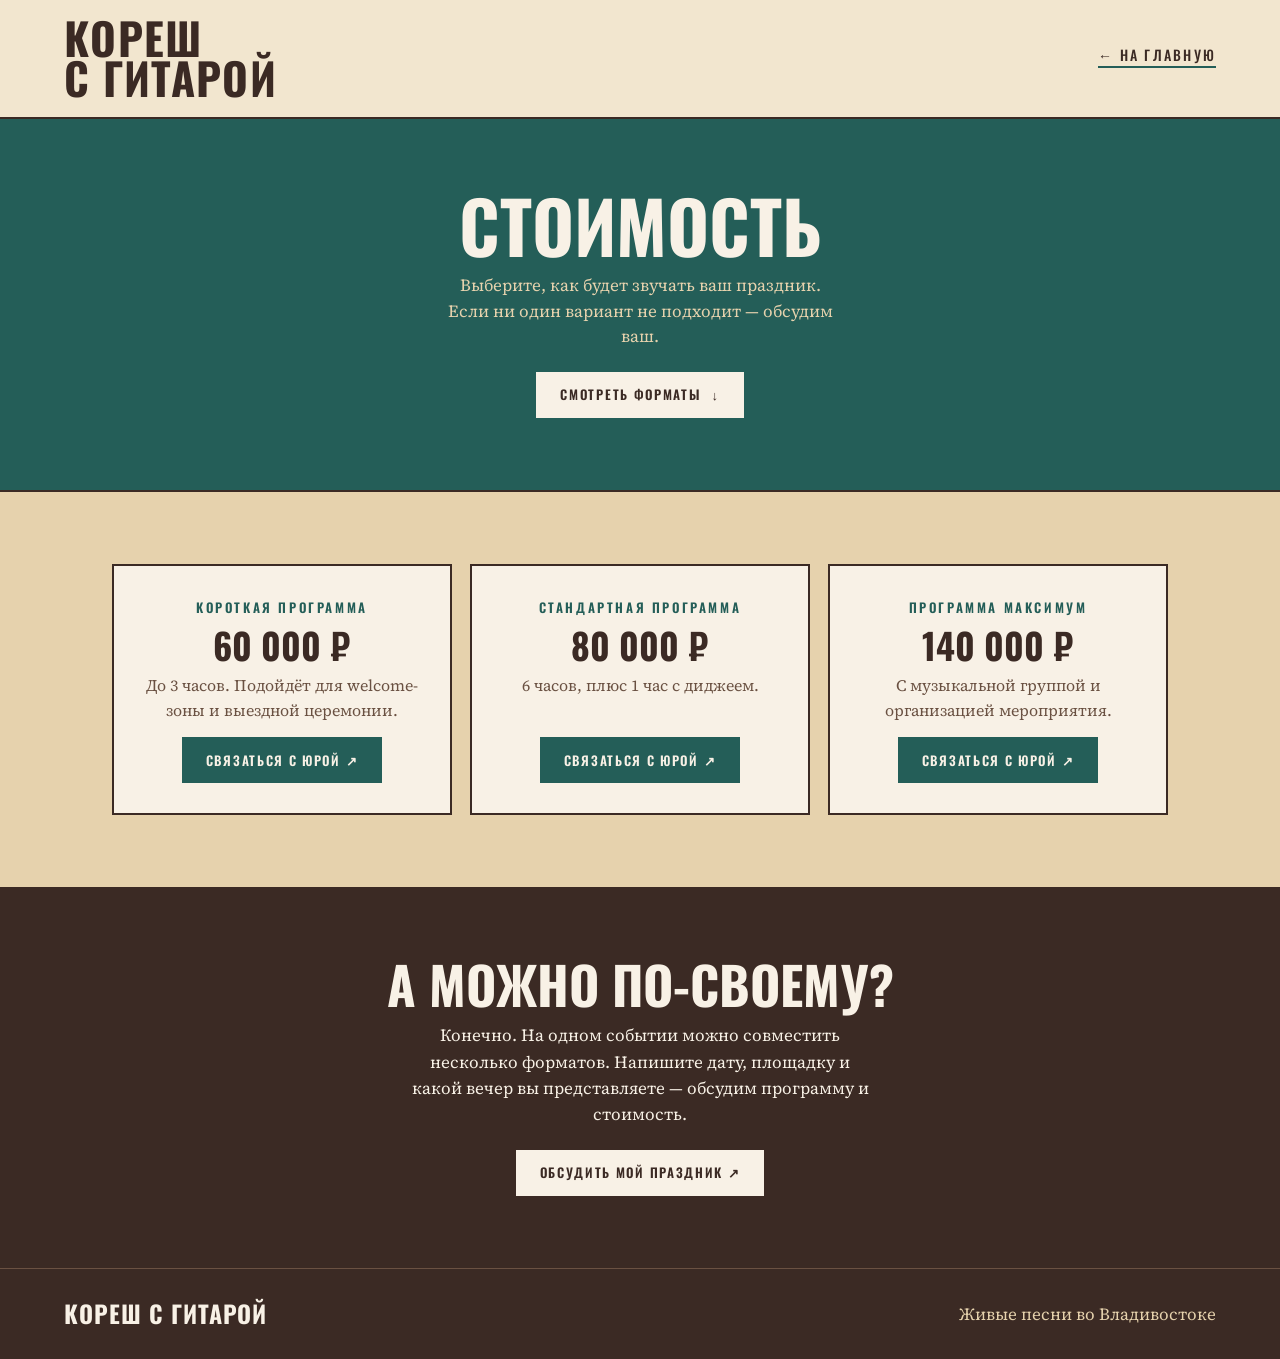
<file: prices.html>
<!doctype html>
<html lang="ru">
<head>
<meta charset="utf-8"><meta name="viewport" content="width=device-width,initial-scale=1"><meta name="theme-color" content="#f2e6cf">
<meta name="description" content="Форматы и стоимость выступления Кореша с гитарой во Владивостоке. Музыка для встречи гостей, праздника и вечера для своих.">
<title>Форматы и цены — Кореш с гитарой</title>
<link href="https://fonts.googleapis.com/css2?family=Oswald:wght@500;600;700&family=Source+Serif+4:ital,wght@0,400;0,600;1,400&display=swap" rel="stylesheet">
<link rel="stylesheet" href="prices.css?v=6">
</head>
<body>
<header><a class="brand" href="index.html?noIntro=1">Кореш<br>с гитарой</a><a href="index.html?noIntro=1">← На главную</a></header>
<main>
<section class="price-intro"><h1>Стоимость</h1><p>Выберите, как будет звучать ваш праздник. Если ни один вариант не подходит — обсудим ваш.</p><a href="#packages">Смотреть форматы <span aria-hidden="true">↓</span></a></section>
<div class="packages" id="packages">
<article class="package"><div class="package-copy"><h2>Короткая программа</h2><p class="price">60 000 ₽</p><p class="occasion">До 3 часов. Подойдёт для welcome-зоны и выездной церемонии.</p><button type="button" data-invite>Связаться с Юрой ↗</button></div></article>
<article class="package"><div class="package-copy"><h2>Стандартная программа</h2><p class="price">80 000 ₽</p><p class="occasion">6 часов, плюс 1 час с диджеем.</p><button type="button" data-invite>Связаться с Юрой ↗</button></div></article>
<article class="package"><div class="package-copy"><h2>Программа максимум</h2><p class="price">140 000 ₽</p><p class="occasion">С музыкальной группой и организацией мероприятия.</p><button type="button" data-invite>Связаться с Юрой ↗</button></div></article>
</div>
<section class="bespoke" id="invite"><h2>А можно по-своему?</h2><p>Конечно. На одном событии можно совместить несколько форматов. Напишите дату, площадку и какой вечер вы представляете — обсудим программу и стоимость.</p><button type="button" data-invite>Обсудить мой праздник ↗</button></section>
</main>
<footer><a href="index.html?noIntro=1">Кореш с гитарой</a><span>Живые песни во Владивостоке</span></footer>
<dialog aria-label="Способы связи"><button class="close" aria-label="Закрыть выбор контакта" type="button">×</button><div class="channels"><a href="https://www.instagram.com/koresh.s.gitaroi/" target="_blank" rel="noopener noreferrer">Instagram ↗</a><button type="button" disabled>Telegram <small>Скоро</small></button><button type="button" disabled>WhatsApp <small>Скоро</small></button></div></dialog>
<script>const contact=document.querySelector('dialog');let opener;document.querySelectorAll('[data-invite]').forEach(button=>button.addEventListener('click',()=>{opener=button;contact.showModal();document.body.classList.add('is-locked')}));document.querySelector('.close').addEventListener('click',()=>contact.close());contact.addEventListener('click',event=>{if(event.target===contact)contact.close()});contact.addEventListener('close',()=>{document.body.classList.remove('is-locked');opener?.focus({preventScroll:true})});</script>
</body></html>
</file>
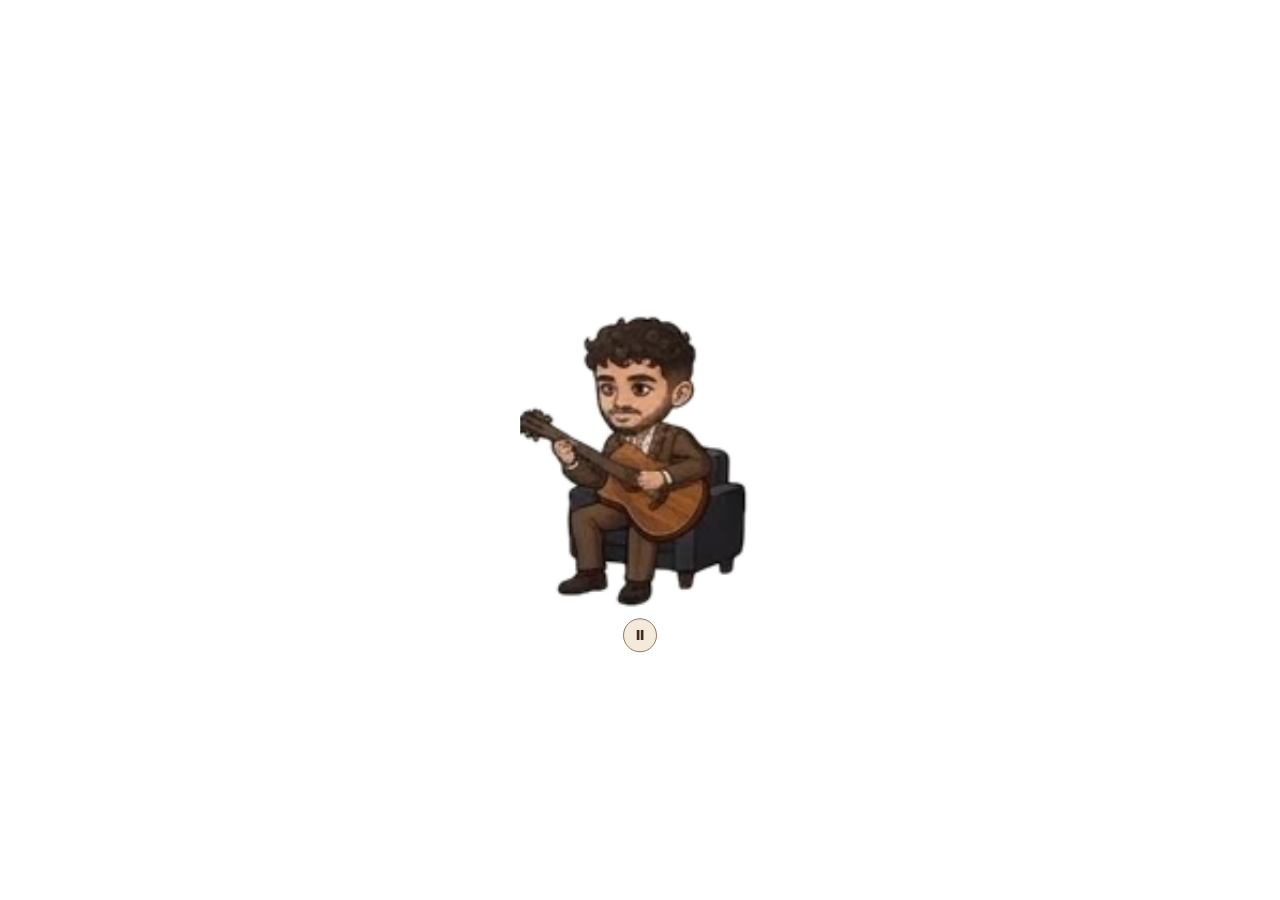
<file: yura-widget.html>
<!doctype html>
<html lang="ru"><head><meta charset="utf-8"><meta name="viewport" content="width=device-width,initial-scale=1,viewport-fit=cover"><title>Юра — кореш с гитарой</title>
<style>
*{box-sizing:border-box}html,body{margin:0;width:100%;height:100%;overflow:hidden;background:transparent;color-scheme:light}
.widget{position:absolute;left:50%;top:50%;width:min(240px,68vw,calc(74svh * .747));aspect-ratio:112/150;transform:translate(-50%,-50%) translate3d(var(--x,0px),var(--y,0px),0);touch-action:none;user-select:none;-webkit-user-select:none;-webkit-touch-callout:none;cursor:grab;outline:none}
.widget:active{cursor:grabbing}.widget:focus-visible{outline:2px solid #176d68;outline-offset:4px;border-radius:12px}
.art{width:100%;height:100%;display:block;overflow:hidden}
.controls{position:absolute;left:50%;bottom:-42px;transform:translateX(-50%);display:flex;gap:8px}
.controls button{width:34px;height:34px;border:1px solid #8f755d;border-radius:50%;background:#f4eadb;color:#3f2a20;font:700 14px system-ui;cursor:pointer;touch-action:manipulation;-webkit-tap-highlight-color:transparent}
.controls button:active{background:#dcc9af}.controls button:focus-visible{outline:2px solid #176d68;outline-offset:2px}
.art{scale:-1 1;transform-origin:50% 92%;animation:breathe 2.4s ease-in-out infinite}
body.playing .art{animation:groove .9s ease-in-out infinite}
body.is-paused .art{animation-play-state:paused}
@keyframes breathe{50%{transform:translateY(-1.2%) scaleY(1.01)}}
@keyframes groove{25%{transform:rotate(-1.6deg) translateY(-1%)}75%{transform:rotate(1.6deg) translateY(-1%)}}
.notes{position:absolute;inset:0;pointer-events:none;overflow:visible}
.note{position:absolute;left:30%;top:44%;font:700 16px/1 Georgia,serif;color:#245e58;opacity:0;animation:note-up 2.2s ease-out forwards}
@keyframes note-up{0%{opacity:0;transform:translate(0,0) rotate(0) scale(.6)}15%{opacity:1}100%{opacity:0;transform:translate(var(--dx),-120%) rotate(var(--r)) scale(1.1)}}
@media(prefers-reduced-motion:reduce){.art,.note{animation:none!important}}
.embed .widget{width:100%;height:100%;cursor:default}.embed .controls{display:none}
@media(hover:hover) and (pointer:fine){.controls button:hover{background:#e8d8bf}}
</style></head><body>
<!-- 8x8 character sheet, paper removed offline (assets/images/yura-sheet.webp). -->
<main id="widget" class="widget" tabindex="0" role="group" aria-label="Юра с гитарой. Перетаскивайте мышью или пальцем; используйте стрелки с клавиатуры.">
<svg class="art" id="character" viewBox="0 0 112 150" xmlns="http://www.w3.org/2000/svg" role="img" aria-label="Юра сидит в чёрном кресле и играет на гитаре">
<defs><filter id="paper-key" x="0" y="0" width="112" height="150" filterUnits="userSpaceOnUse" color-interpolation-filters="sRGB">
<feComponentTransfer in="SourceGraphic" result="white-channels"><feFuncR type="discrete" tableValues="0 0 0 0 0 0 0 0 0 0 0 0 0 0 0 0 0 0 0 0 0 0 0 0 0 0 1 1 1 1 1 1"/><feFuncG type="discrete" tableValues="0 0 0 0 0 0 0 0 0 0 0 0 0 0 0 0 0 0 0 0 0 0 0 0 0 0 1 1 1 1 1 1"/><feFuncB type="discrete" tableValues="0 0 0 0 0 0 0 0 0 0 0 0 0 0 0 0 0 0 0 0 0 0 0 0 0 0 1 1 1 1 1 1"/></feComponentTransfer>
<feColorMatrix in="white-channels" type="matrix" values="0 0 0 0 1 0 0 0 0 1 0 0 0 0 1 1 1 1 0 -2" result="paper"/>
<feComposite in="SourceGraphic" in2="paper" operator="out"/>
</filter><clipPath id="cell"><rect width="112" height="150"/></clipPath></defs>
<g clip-path="url(#cell)"><image id="sheet" width="896" height="1200" x="0" y="0" href="assets/images/yura-sheet.webp"/></g>
</svg>
<div class="notes" id="notes" aria-hidden="true"></div><div class="controls"><button id="pause" type="button" aria-label="Приостановить анимацию" aria-pressed="false">Ⅱ</button></div></main>
<script>
(()=>{'use strict';
const shell=document.querySelector('#widget'),sheet=document.querySelector('#sheet'),button=document.querySelector('#pause');
const embed=new URLSearchParams(location.search).get('embed')==='1';if(embed)document.body.classList.add('embed');
const reduce=matchMedia('(prefers-reduced-motion: reduce)'),LOOP=7200;
let paused=reduce.matches,manual=false,elapsed=0,started=performance.now(),raf=0,last=-1;
// Favour open-eyed, seated poses. Brief closed-eye frames occur at the blink and singing phrase.
const strum=[[32,33,34,35,36,37,38,39],[40,41,42,43,44,45,46,47],[48,49,50,51,52,53,54,55],[56,57,58,59,60,61,62,63]];
const phrases=[[0,4,0,5,0,4,0,5],[8,12,8,13,8,12,8,13],[16,20,19,22,16,20,19,22],[24,28,24,29,27,28,31,29]];
function renderPose(ms){
 const t=((Number(ms)||0)%LOOP+LOOP)%LOOP,phrase=Math.floor(t/1800),step=Math.floor((t%1800)/225);
 let frame=phrases[phrase][step];
 if(typeof playing!=='undefined'&&playing){const tp=((Number(ms)||0)%4480+4480)%4480;frame=strum[Math.floor(tp/1120)][Math.floor((tp%1120)/140)];}
 if(t>=3320&&t<3500)frame=1;if(t>=6920&&t<7100)frame=17;
 if(frame!==last){sheet.setAttribute('x',String(-(frame%8)*112));sheet.setAttribute('y',String(-Math.floor(frame/8)*150));last=frame;}
 elapsed=t;return t;
}
function stop(){if(raf){cancelAnimationFrame(raf);raf=0}}
function schedule(){if(!raf&&!paused&&!manual&&!document.hidden)raf=requestAnimationFrame(tick)}
let speed=1,playing=false,noteTimer=0;const notesBox=document.querySelector('#notes');
function tick(now){raf=0;if(paused||manual||document.hidden)return;renderPose(elapsed+(now-started)*speed);started=now;schedule()}
function spawnNote(){if(!playing||paused||document.hidden)return;const n=document.createElement('span');n.className='note';n.textContent=['♪','♫','♩','♬'][Math.random()*4|0];n.style.setProperty('--dx',`${-(Math.random()*60+10).toFixed(0)}%`);n.style.setProperty('--r',`${(Math.random()*40-20).toFixed(0)}deg`);n.style.left=`${18+Math.random()*15}%`;notesBox.appendChild(n);setTimeout(()=>n.remove(),2300)}
function setPlaying(v){playing=!!v;speed=1;document.body.classList.toggle('playing',playing);clearInterval(noteTimer);if(playing&&!reduce.matches)noteTimer=setInterval(spawnNote,520)}
function paint(){button.textContent=paused?'▶':'Ⅱ';button.setAttribute('aria-label',paused?'Продолжить анимацию':'Приостановить анимацию');button.setAttribute('aria-pressed',String(paused))}
function setPaused(value){paused=!!value;manual=false;started=performance.now();document.body.classList.toggle('is-paused',paused);paint();paused?stop():schedule();return paused}
button.addEventListener('pointerdown',e=>e.stopPropagation());button.addEventListener('click',()=>setPaused(!paused));
reduce.addEventListener?.('change',e=>{if(e.matches)setPaused(true)});
document.addEventListener('visibilitychange',()=>{if(document.hidden)stop();else{started=performance.now();schedule()}});
addEventListener('message',e=>{if(e.source!==parent||e.origin!==location.origin)return;if(e.data?.type==='yura-widget-motion'&&typeof e.data.paused==='boolean')setPaused(e.data.paused);if(e.data?.type==='yura-widget-playing')setPlaying(e.data.playing)});
let position={x:0,y:0},drag=null;
const clamp=(v,a,b)=>Math.max(a,Math.min(b,v));
function place(x,y){const r=shell.getBoundingClientRect(),mx=Math.max(0,(innerWidth-r.width)/2-8),my=Math.max(0,(innerHeight-r.height)/2-48);position={x:clamp(x,-mx,mx),y:clamp(y,-my,my)};shell.style.setProperty('--x',`${position.x}px`);shell.style.setProperty('--y',`${position.y}px`)}
if(!embed){
 shell.addEventListener('pointerdown',e=>{if(!e.isPrimary||e.button!==0||drag||e.target.closest('button'))return;drag={id:e.pointerId,x:e.clientX,y:e.clientY,bx:position.x,by:position.y};shell.setPointerCapture(e.pointerId)});
 shell.addEventListener('pointermove',e=>{if(drag&&e.pointerId===drag.id)place(drag.bx+e.clientX-drag.x,drag.by+e.clientY-drag.y)});
 const end=e=>{if(!drag||e.pointerId!==drag.id)return;drag=null;if(shell.hasPointerCapture(e.pointerId))shell.releasePointerCapture(e.pointerId)};
 ['pointerup','pointercancel','lostpointercapture'].forEach(type=>shell.addEventListener(type,end));
 shell.addEventListener('keydown',e=>{const arrows={ArrowLeft:[-1,0],ArrowRight:[1,0],ArrowUp:[0,-1],ArrowDown:[0,1]},d=arrows[e.key];if(!d)return;e.preventDefault();const step=e.shiftKey?32:8;place(position.x+d[0]*step,position.y+d[1]*step)});
 addEventListener('resize',()=>place(position.x,position.y));
}
window.YuraWidget={renderAt(ms){manual=true;paused=true;stop();paint();return renderPose(ms)},pause(){return setPaused(true)},play(){return setPaused(false)},setPaused,get paused(){return paused},duration:LOOP};
// Keep the connected character in each cell, excluding fragments from neighbouring poses.
function cleanCell(pixels,width,height){
 const count=width*height,mask=new Uint8Array(count),seen=new Uint8Array(count),background=new Uint8Array(count),queue=[];
 const isPaper=i=>pixels[i*4+3]===0||Math.min(pixels[i*4],pixels[i*4+1],pixels[i*4+2])>=205;
 const visit=i=>{if(!background[i]&&isPaper(i)){background[i]=1;queue.push(i)}};
 for(let x=0;x<width;x++){visit(x);visit((height-1)*width+x)}
 for(let y=0;y<height;y++){visit(y*width);visit(y*width+width-1)}
 for(let q=0;q<queue.length;q++){
  const i=queue[q],x=i%width,y=Math.floor(i/width);
  if(x>0)visit(i-1);if(x<width-1)visit(i+1);if(y>0)visit(i-width);if(y<height-1)visit(i+width);
 }
 for(let i=0;i<count;i++)mask[i]=!background[i]&&pixels[i*4+3]>0?1:0;
 let largest=[];
 for(let start=0;start<count;start++){
  if(!mask[start]||seen[start])continue;
  const component=[start];seen[start]=1;
  for(let q=0;q<component.length;q++){
   const i=component[q],x=i%width,y=Math.floor(i/width);
   for(let dy=-1;dy<=1;dy++)for(let dx=-1;dx<=1;dx++){
    const nx=x+dx,ny=y+dy;if(nx<0||nx>=width||ny<0||ny>=height)continue;
    const n=ny*width+nx;if(mask[n]&&!seen[n]){seen[n]=1;component.push(n)}
   }
  }
  if(component.length>largest.length)largest=component;
 }
 const keep=new Uint8Array(count);largest.forEach(i=>keep[i]=1);
 for(let i=0;i<count;i++)if(!keep[i])pixels[i*4+3]=0;
 return pixels;
}
function prepareCleanSheet(){
 if(typeof Image!=='function')return;
 const source=new Image();
 source.onload=()=>{
  const canvas=document.createElement('canvas');canvas.width=896;canvas.height=1200;
  const ctx=canvas.getContext('2d',{willReadFrequently:true});ctx.drawImage(source,0,0);
  for(let row=0;row<8;row++)for(let col=0;col<8;col++){
   const cell=ctx.getImageData(col*112,row*150,112,150);
   cleanCell(cell.data,112,150);ctx.putImageData(cell,col*112,row*150);
  }
  sheet.setAttribute('href',canvas.toDataURL('image/png'));
  sheet.parentElement.removeAttribute('filter');
 };
 source.src=sheet.getAttribute('href');
}

renderPose(0);paint();schedule();
})();
</script></body></html>
</file>
<file: hero-repair.css>
/* Canonical intro and hero: real cutouts on open cream, no backing panels. */
:root{--hero-ink:#3b2a24;--hero-cream:#eee5d5;--hero-teal:#245e58;--hero-line:#cabb9f}
.intro-gate{background:var(--hero-cream)!important;color:var(--hero-ink)!important}
.intro-gate::before,.intro-gate::after,.intro-portrait::after,.poster .poster-stage::before,.poster .poster-stage::after{content:none!important;display:none!important}
.intro-gate .intro-gate-inner{position:relative;display:grid!important;grid-template-columns:.94fr 1.06fr;grid-template-rows:minmax(0,1fr);align-items:center!important;width:min(1240px,calc(100vw - 96px))!important;height:calc(100svh - 56px)!important;min-height:0;text-align:left!important}
.intro-gate .intro-kicker{position:absolute;left:0!important;top:18px!important;color:var(--hero-teal)!important;font:700 11px/1.5 var(--sans);letter-spacing:.1em;text-transform:uppercase}
.intro-gate .intro-gate-inner>h2{position:relative!important;inset:auto!important;grid-area:1/1;width:auto!important;max-width:8ch;margin:-52px 0 0!important;z-index:3;color:var(--hero-ink)!important;font:900 clamp(48px,5.8vw,86px)/1.02 var(--sans)!important;letter-spacing:-.065em!important;text-transform:uppercase;pointer-events:none}
.intro-gate .intro-gate-inner>h2 span{display:block;white-space:normal!important;opacity:1!important;transform:none!important;animation:none!important}
.intro-gate .intro-neon{color:var(--hero-teal)!important;text-shadow:none!important;animation:none!important}
.intro-welcome{position:absolute;left:0;bottom:16%;font:400 30px/1.1 'Koresh Hand',var(--serif);color:var(--hero-teal)}
.intro-portrait{position:relative;grid-area:1/2;align-self:center;width:100%;height:min(560px,75svh);padding:0;border:0;background:transparent;color:inherit;cursor:pointer;overflow:visible;opacity:1!important;transform:none!important;animation:none!important;-webkit-tap-highlight-color:transparent}
.intro-portrait img{position:relative!important;inset:auto!important;display:block;width:100%!important;height:100%!important;min-width:0!important;min-height:0!important;object-fit:contain!important;object-position:center!important;filter:drop-shadow(3px 7px 8px #3b2a2415)}
.intro-portrait .intro-prompt{position:absolute!important;right:-12px!important;bottom:20%!important;min-height:0;padding:8px 0!important;border:0!important;background:transparent!important;box-shadow:none!important;color:var(--hero-teal)!important;font:500 26px/1.15 'Koresh Hand',var(--serif)!important;letter-spacing:0;transform:none!important;transition:color .2s!important}
.intro-portrait:hover .intro-prompt{color:var(--hero-ink)!important;background:transparent!important;transform:none!important}
.intro-portrait:focus-visible{outline:none}.intro-portrait:focus-visible .intro-prompt{text-decoration:underline;text-underline-offset:5px}
.intro-bottom{position:absolute;bottom:8px;left:0;right:0;display:flex;justify-content:space-between;gap:16px;padding-top:16px;border-top:1px solid var(--hero-line);font:500 11px/1.5 var(--sans);color:#745d4c}
.poster{position:relative!important;height:auto!important;min-height:100svh;background:var(--hero-cream)!important}
.poster .poster-stage{position:relative!important;top:auto!important;display:grid;grid-template-columns:1.05fr .95fr;align-items:center;min-height:max(720px,100svh)!important;height:auto!important;padding:112px var(--space) 64px;background:var(--hero-cream)!important;color:var(--hero-ink)!important;overflow:hidden!important;isolation:isolate}
.poster .hero-copy{position:relative;grid-area:1/1;z-index:3;width:100%;min-width:0}
.section-eyebrow{font:600 11px/1.5 var(--sans)!important;letter-spacing:.09em;text-transform:uppercase;color:var(--hero-teal);margin:0 0 27px!important}
.poster .hero-copy>h1,.poster .poster-stage .hero-copy>h1{position:static!important;width:auto!important;max-width:none!important;margin:0!important;color:var(--hero-ink)!important;font:900 clamp(56px,6.8vw,108px)/.96 var(--sans)!important;letter-spacing:-.075em!important;text-transform:uppercase;text-shadow:none!important;overflow:visible!important}
.poster .hero-copy>h1 span,.poster .poster-stage .hero-copy>h1 span{display:block!important;margin-top:.12em!important;color:var(--hero-teal)!important;font-size:.5em!important;line-height:1.1!important;letter-spacing:-.06em!important;white-space:nowrap!important;transform:none!important}
.poster .hero-service-copy{margin:26px 0 0;max-width:29ch;color:var(--hero-ink);font:600 clamp(22px,2vw,30px)/1.25 var(--serif)}
.poster .hero-signature{position:static;max-width:38ch;width:auto;margin:18px 0 0;color:#6a5142;font:400 20px/1.45 var(--serif)}
.poster .hero-actions{display:flex;flex-wrap:wrap;gap:12px;margin-top:28px}
.poster .hero-book,.poster .hero-actions .poster-link{position:static!important;display:inline-flex;align-items:center;justify-content:space-between;gap:20px;min-height:50px;margin:0;padding:15px 18px!important;border:1px solid var(--hero-teal);border-radius:3px;background:var(--hero-teal)!important;color:#fffaf1!important;font:700 11px/1.4 var(--sans)!important;letter-spacing:0;text-decoration:none;transform:none!important;cursor:pointer;transition:background-color .2s,color .2s!important}
.poster .hero-actions .poster-link{background:transparent!important;color:var(--hero-teal)!important}
.poster .hero-book:hover{background:#194b46!important}
.poster .hero-actions .poster-link:hover{background:#dfdfce!important}
.poster .hero-details{display:flex;flex-wrap:wrap;gap:10px 22px;list-style:none;margin:28px 0 0;padding:16px 0 0;border-top:1px solid var(--hero-line);color:#6a5142;font:600 10px/1.6 var(--sans);text-transform:uppercase;letter-spacing:.04em}
.poster .hero-details li{display:block}.poster .hero-details li::after{content:none!important}
.hero-handnote{margin:22px 0 0;color:var(--hero-teal);font:400 29px/1 'Koresh Hand',var(--serif)}
.poster .hero-portrait{position:relative;grid-area:1/2;z-index:2;justify-self:center;align-self:center;width:100%;height:min(610px,77svh);min-height:0;max-height:720px;transform:none!important;opacity:1!important}
.poster .hero-portrait img{display:block;width:100%;height:100%;object-fit:contain;object-position:center;filter:drop-shadow(4px 9px 10px #3b2a2412);transform:none!important;animation:none!important;opacity:1!important}
@media(max-width:1000px) and (min-width:761px){.intro-gate .intro-gate-inner{width:calc(100vw - 56px)!important}.intro-gate .intro-gate-inner>h2{font-size:clamp(42px,5.7vw,60px)!important}.intro-welcome{font-size:25px}.intro-portrait .intro-prompt{right:0!important;font-size:23px!important}.poster .hero-copy>h1,.poster .poster-stage .hero-copy>h1{font-size:clamp(48px,6.5vw,66px)!important}.poster .hero-actions{gap:10px}.poster .hero-book,.poster .hero-actions .poster-link{gap:10px;padding:13px!important;font-size:10px!important}}
@media(max-width:760px){
.intro-gate .intro-gate-inner{width:calc(100vw - 40px)!important;height:calc(100svh - 30px)!important;grid-template-columns:1fr;grid-template-rows:220px minmax(0,1fr) 46px}
.intro-gate .intro-kicker{top:8px!important;font-size:9px}
.intro-gate .intro-gate-inner>h2{grid-area:1/1;align-self:start;margin:48px 0 0!important;font-size:clamp(34px,9.2vw,56px)!important;max-width:none;line-height:1!important}
.intro-gate .intro-gate-inner>h2 span{display:inline}.intro-gate .intro-gate-inner>h2 span:first-child{display:block}
.intro-welcome{display:none}.intro-portrait{grid-area:2/1;height:min(420px,55svh);max-height:100%;align-self:center}
.intro-portrait .intro-prompt{right:0!important;bottom:13%!important;font-size:23px!important}
.intro-bottom{font-size:9px;padding-top:10px;bottom:0}.intro-bottom span:last-child{max-width:160px;text-align:right}
.poster .poster-stage{grid-template-columns:1fr;grid-template-rows:auto 410px;padding:104px 22px 32px;min-height:100svh!important;row-gap:20px}
.poster .hero-copy{grid-area:1/1}.poster .hero-copy>h1,.poster .poster-stage .hero-copy>h1{font-size:clamp(50px,14vw,86px)!important}.section-eyebrow{font-size:9px!important;margin-bottom:22px!important}
.poster .hero-service-copy{font-size:23px;margin-top:22px}.poster .hero-signature{font-size:18px;margin-top:12px}.poster .hero-actions{margin-top:22px}.poster .hero-book,.poster .hero-actions .poster-link{flex:1 1 140px;font-size:10px!important;padding:13px!important;gap:12px}.poster .hero-details{margin-top:22px;font-size:9px;gap:8px 14px}.hero-handnote{font-size:26px;margin-top:20px}
.poster .hero-portrait{grid-area:2/1;width:100%;height:410px;max-height:none;max-width:420px}
}
@media(max-width:760px) and (max-height:700px){.intro-gate .intro-gate-inner{grid-template-rows:164px minmax(0,1fr) 42px}.intro-gate .intro-gate-inner>h2{font-size:34px!important}.intro-portrait{height:57svh}}
@media(max-width:760px){.intro-gate .intro-gate-inner>h2 span{display:block}.intro-gate .intro-gate-inner>h2{font-size:clamp(38px,10.8vw,54px)!important}.intro-welcome{display:block;left:0;bottom:auto;top:188px;margin:0;font-size:23px;z-index:3}.intro-portrait .intro-prompt{bottom:10%!important}}
@media(max-width:760px) and (max-height:700px){.intro-welcome{display:none}.intro-gate .intro-gate-inner>h2{font-size:34px!important}}
</file>
<file: lily.css>
/* Кореш с гитарой — стилистика lilykerbeymusic.co.uk, палитра Юры. */
@font-face{font-family:'Koresh Hand';font-weight:400;font-display:swap;src:url('assets/fonts/caveat-regular.woff2') format('woff2'),url('assets/fonts/caveat-regular.ttf') format('truetype')}
@font-face{font-family:'Koresh Hand';font-weight:600;font-display:swap;src:url('assets/fonts/caveat-semibold.woff2') format('woff2'),url('assets/fonts/caveat-semibold.ttf') format('truetype')}
:root{
  --cream:#f2e6cf; --paper:#f2e6cf; --paper-light:#f8f1e6; --sand:#cbb28b; --sand-light:#e6d2ad;
  --brown:#3b2a24; --brown-soft:#6a5142; --teal:#245e58; --ink:#3b2a24;
  --display:'Oswald','Arial Narrow',Impact,sans-serif; --sans:'Unbounded',Arial,sans-serif;
  --serif:'Source Serif 4',Georgia,serif; --hand:'Koresh Hand',cursive;
  --gutter:clamp(18px,4.5vw,64px); --pad:clamp(56px,8vw,112px);
  --ease:cubic-bezier(.23,1,.32,1); --ease-io:cubic-bezier(.77,0,.175,1);
}
*,*::before,*::after{box-sizing:border-box}
html{scroll-behavior:smooth;scroll-padding-top:80px}
body{margin:0;background:var(--cream);color:var(--brown);font:400 18px/1.6 var(--serif);overflow-x:hidden}
body.is-locked,body.has-intro{overflow:hidden}
main{overflow-x:clip}
img,video{display:block;max-width:100%}
a{color:inherit}button{font:inherit;cursor:pointer}
:focus-visible{outline:3px solid var(--teal);outline-offset:3px}
.skip-link{position:absolute;left:-999px;top:8px;z-index:200;background:var(--brown);color:var(--paper-light);padding:10px 14px}
.skip-link:focus{left:8px}
.section-nav{display:none}
h1,h2,h3{font-family:var(--display);text-transform:uppercase;font-weight:700;margin:0;line-height:.95;letter-spacing:.01em}
h2{font-size:clamp(40px,5.6vw,84px);margin-bottom:20px}
p{margin:0 0 14px}
.hand{font:400 clamp(24px,2.4vw,32px)/1.05 var(--hand);margin:0}
.lk-intro{max-width:56ch}
.lk-intro.small{font-size:16px;color:var(--brown-soft);margin-top:24px}
.link{font:600 14px/1 var(--display);letter-spacing:.14em;text-transform:uppercase;text-decoration:none;border-bottom:2px solid currentColor;padding-bottom:4px;transition:letter-spacing .3s var(--ease)}
.link:hover{letter-spacing:.2em}

/* intro gate: fixed, nothing scrolls underneath */
.intro-gate[hidden]{display:none}
.intro-gate{position:fixed;inset:0;z-index:100;display:grid;place-items:center;overflow:hidden}
.intro-gate .intro-gate-inner>h2 span{animation:rise .9s var(--ease) both}
.intro-gate .intro-gate-inner>h2 span:nth-child(2){animation-delay:.12s}
.intro-gate .intro-gate-inner>h2 span:nth-child(3){animation-delay:.24s}
.intro-gate.is-leaving{will-change:opacity,transform;animation:gate-out .6s var(--ease) both;pointer-events:none}
.intro-gate.is-leaving .lp-dusts{display:none}
@keyframes gate-out{to{opacity:0;transform:translateY(-3%) scale(1.02)}}   /* opacity+transform only: stays on the GPU */
@keyframes rise{from{opacity:0;transform:translateY(60%)}to{opacity:1;transform:none}}
@keyframes float{50%{transform:translateY(-8px) rotate(-.6deg)}}

/* buttons: arrow nudges, fill wipes in */
.btn{position:relative;overflow:hidden;isolation:isolate;display:inline-flex;align-items:center;justify-content:center;gap:12px;min-height:50px;padding:13px 24px;border:2px solid var(--brown);background:transparent;color:var(--brown);font:600 14px/1 var(--display);letter-spacing:.14em;text-transform:uppercase;text-decoration:none;transition:color .3s var(--ease),border-color .3s var(--ease)}
.btn::before{content:"";position:absolute;inset:0;z-index:-1;background:var(--brown);transform:scaleX(0);transform-origin:right;transition:transform .45s var(--ease)}
.btn:hover::before{transform:scaleX(1);transform-origin:left}
.btn:hover{color:var(--paper-light)}
.btn:active{transform:scale(.97)}
.btn-teal{background:var(--teal);border-color:var(--teal);color:var(--paper-light)}
.btn-teal:hover{border-color:var(--brown)}
.btn-light{background:var(--paper-light);border-color:var(--paper-light);color:var(--brown)}
.btn-light::before{background:var(--sand)}
.btn-light:hover{color:var(--brown);border-color:var(--sand)}
.btn-line{border-color:var(--paper-light);color:var(--paper-light)}
.btn-line::before{background:var(--paper-light)}
.btn-line:hover{color:var(--brown)}
.actions{display:flex;flex-wrap:wrap;gap:12px;margin-top:28px}

/* marquee */
.ticker{background:var(--teal);color:var(--paper-light);overflow:hidden;white-space:nowrap}
.ticker-track{display:inline-flex;animation:tick 40s linear infinite}
.ticker:hover .ticker-track{animation-play-state:paused}
.ticker span{padding:9px 0;font:600 13px/1 var(--display);letter-spacing:.2em;text-transform:uppercase}
@keyframes tick{to{transform:translateX(-50%)}}

/* header */
.header{position:sticky;top:0;z-index:30;display:flex;flex-direction:column;align-items:center;gap:10px;padding:16px var(--gutter) 12px;background:var(--cream);border-bottom:2px solid var(--brown);transition:padding .3s var(--ease)}
body.scrolled .header{padding-top:10px;padding-bottom:8px}
.wordmark{display:flex;flex-direction:column;align-items:center;text-decoration:none;text-align:center}
.wordmark strong{font:700 clamp(30px,4vw,48px)/.92 var(--display);text-transform:uppercase;letter-spacing:.03em;transition:font-size .3s var(--ease)}
body.scrolled .wordmark strong{font-size:clamp(26px,3vw,34px)}
.wordmark small{margin-top:5px;font:500 11px/1 var(--display);letter-spacing:.3em;text-transform:uppercase;color:var(--teal)}
.desktop-nav{display:flex;flex-wrap:wrap;justify-content:center;gap:4px 26px}
.desktop-nav a{position:relative;font:500 13px/1 var(--display);letter-spacing:.15em;text-transform:uppercase;text-decoration:none;padding:6px 0}
.desktop-nav a::after{content:"";position:absolute;left:0;right:0;bottom:0;height:2px;background:var(--teal);transform:scaleX(0);transition:transform .3s var(--ease)}
.desktop-nav a:hover{color:var(--teal)}
.desktop-nav a:hover::after,.desktop-nav a.is-current::after{transform:scaleX(1)}
.menu-button{display:none;width:46px;height:46px;border:2px solid var(--brown);background:transparent;padding:0}
.menu-button span{display:block;width:22px;height:2px;margin:6px auto;background:var(--brown);transition:transform .25s var(--ease)}
body.menu-open .menu-button span:first-child{transform:translateY(4px) rotate(45deg)}
body.menu-open .menu-button span:last-child{transform:translateY(-4px) rotate(-45deg)}
.mobile-menu{position:fixed;inset:0;z-index:25;display:flex;flex-direction:column;justify-content:center;gap:4px;padding:110px var(--gutter) 40px;background:var(--teal);color:var(--paper-light);clip-path:inset(0 0 100% 0);visibility:hidden;transition:clip-path .5s var(--ease-io),visibility 0s .5s}
.mobile-menu.is-open{clip-path:inset(0);visibility:visible;transition:clip-path .5s var(--ease-io)}
.mobile-menu a,.mobile-menu button{display:block;padding:6px 0;border:0;background:none;color:inherit;text-align:left;text-decoration:none;font:700 clamp(32px,9vw,48px)/1.05 var(--display);text-transform:uppercase;opacity:0;transform:translateY(20px);transition:opacity .3s,transform .4s var(--ease)}
.mobile-menu.is-open a,.mobile-menu.is-open button{opacity:1;transform:none}
.mobile-menu.is-open>*:nth-child(2){transition-delay:.05s}.mobile-menu.is-open>*:nth-child(3){transition-delay:.1s}.mobile-menu.is-open>*:nth-child(4){transition-delay:.15s}.mobile-menu.is-open>*:nth-child(5){transition-delay:.2s}.mobile-menu.is-open>*:nth-child(6){transition-delay:.25s}.mobile-menu.is-open>*:nth-child(7){transition-delay:.3s}.mobile-menu.is-open>*:nth-child(8){transition-delay:.35s}
.mobile-menu button{margin-top:16px;font-size:22px;color:var(--sand-light)}

/* HERO: текст слева, Юра справа — на любом экране */
.lk-hero{position:relative;display:grid;grid-template-columns:1.05fr 1fr;height:min(780px,calc(100svh - 150px));min-height:520px;border-bottom:2px solid var(--brown);overflow:hidden}
.lk-hero-copy{position:relative;z-index:2;background:var(--teal);color:var(--paper-light);padding:40px var(--gutter);display:flex;flex-direction:column;justify-content:center;align-items:flex-start}
.lk-hero h1{font-size:clamp(56px,8vw,128px);line-height:.88}
.lk-hero h1 .line{display:block;overflow:hidden}
.lk-hero h1 .line>span{display:block}
.lk-hero .lead{margin:26px 0 8px;font:600 clamp(20px,2vw,28px)/1.3 var(--serif)}
.lk-hero .sub{max-width:36ch;color:var(--sand-light)}
.lk-hero-photo{order:2;position:relative;background:var(--sand-light);border-left:2px solid var(--brown);overflow:hidden;min-height:0}
.lk-hero-photo::before{content:"";position:absolute;left:50%;bottom:-18%;width:min(90%,620px);aspect-ratio:1;border-radius:50%;background:var(--sand);opacity:.55;transform:translateX(-50%)}
.lk-hero-photo img{position:absolute;left:50%;bottom:0;height:86%;width:auto;max-width:none;transform:translateX(-50%);filter:drop-shadow(8px 12px 16px #3b2a2430);will-change:transform}
.hero-note{position:absolute;z-index:3;left:clamp(14px,3vw,40px);top:clamp(14px,4vh,40px);max-width:9em;color:var(--teal);transform:rotate(-6deg)}

/* ABOUT: фото слева, большое; текст справа */
.lk-about{display:grid;grid-template-columns:1fr 1fr;gap:clamp(36px,6vw,96px);align-items:center;padding:var(--pad) var(--gutter);max-width:1320px;margin:0 auto}
.lk-about-media{position:relative;padding:0 8% 10% 0}
.lk-about-photo{margin:0;overflow:hidden;border:2px solid var(--brown)}
.lk-about-photo img{width:100%;height:auto;aspect-ratio:4/5;object-fit:cover;object-position:68% 28%;transition:transform 1.2s var(--ease)}
.lk-about-photo:hover img{transform:scale(1.04)}
.lk-about-snap{position:absolute;right:0;bottom:0;width:44%;margin:0;padding:8px 8px 34px;background:#fffaf0;border:1px solid #d8c7aa;box-shadow:0 12px 26px #3b2a2430;transform:rotate(5deg)}
.lk-about-snap::before{content:"";position:absolute;top:-11px;left:50%;width:70px;height:22px;margin-left:-35px;background:#cbb28bcc;transform:rotate(-4deg)}
.lk-about-snap img{width:100%;aspect-ratio:1;object-fit:cover}
.lk-about-snap figcaption{position:absolute;left:12px;bottom:6px;font-size:22px;color:var(--brown)}
.lk-about-text .kicker{color:var(--teal);margin-bottom:8px}
.lk-about-text .lead-in{font:600 clamp(20px,1.8vw,24px)/1.4 var(--serif)}
.lk-about-text p{max-width:52ch}
.quote{margin:22px 0;padding-left:18px;border-left:3px solid var(--teal);color:var(--teal);font-size:clamp(26px,2.6vw,34px)}
.facts{display:flex;flex-wrap:wrap;gap:10px 28px;list-style:none;margin:0 0 28px;padding:18px 0 0;border-top:2px solid var(--brown)}
.facts li{font:500 13px/1.3 var(--display);letter-spacing:.14em;text-transform:uppercase}
.facts strong{display:block;font:700 22px/1.1 var(--display);letter-spacing:.02em}

/* FORMATS */
.lk-formats{background:var(--sand-light);padding:var(--pad) var(--gutter);border-block:2px solid var(--brown)}

/* REEL: видео слева, текст справа */
.lk-reel{display:grid;grid-template-columns:auto 1fr;gap:clamp(28px,6vw,96px);align-items:center;background:var(--brown);color:var(--paper-light);padding:var(--pad) var(--gutter)}
.lk-reel-text{order:2}
.lk-reel-text p{max-width:40ch;color:var(--sand-light)}
.lk-videos{order:1;display:flex;gap:18px;align-items:flex-start}
.lk-videos figure{margin:0;width:clamp(170px,20vw,270px)}
.lk-videos figure:nth-child(2){margin-top:48px}
.lk-videos video{width:100%;aspect-ratio:9/16;object-fit:cover;background:#000;border:2px solid var(--sand);border-radius:18px;transition:transform .4s var(--ease)}
.lk-videos figure:hover video{transform:rotate(-1.5deg) scale(1.02)}
.lk-videos figcaption{margin-top:10px;font:500 12px/1.3 var(--display);letter-spacing:.14em;text-transform:uppercase;color:var(--sand)}

/* AFISHA */
.lk-afisha{background:var(--teal);color:var(--paper-light);padding:var(--pad) var(--gutter)}
.event-area{margin:28px 0}
.event-feature{display:grid;grid-template-columns:auto 1fr auto;gap:clamp(18px,3vw,40px);align-items:center;max-width:1000px;padding:clamp(20px,3vw,34px);background:var(--paper-light);color:var(--brown);border:2px solid var(--brown);transition:transform .4s var(--ease),box-shadow .4s var(--ease)}
.event-feature:hover{transform:translateY(-4px);box-shadow:8px 10px 0 var(--brown)}
.event-date{display:flex;flex-direction:column;align-items:center;min-width:100px;padding-right:clamp(18px,3vw,40px);border-right:2px solid var(--brown)}
.event-date strong{font:700 clamp(56px,7vw,88px)/.9 var(--display)}
.event-date span{font:500 13px/1.3 var(--display);letter-spacing:.14em;text-transform:uppercase;text-align:center;color:var(--teal)}
.event-details h3{font-size:clamp(26px,2.8vw,36px)}
.event-details p{margin:8px 0 0;color:var(--brown-soft)}
.event-link,.event-empty button{display:inline-flex;align-items:center;min-height:50px;padding:13px 22px;border:2px solid var(--teal);background:var(--teal);color:var(--paper-light);font:600 13px/1 var(--display);letter-spacing:.13em;text-transform:uppercase;text-decoration:none;transition:background-color .25s}
.event-link:hover,.event-empty button:hover{background:var(--brown);border-color:var(--brown)}
.event-empty{grid-template-columns:1fr}
.event-empty button{margin-top:14px}

/* REVIEWS: полароиды по одному */
.lk-reviews{position:relative;padding:var(--pad) var(--gutter);text-align:center;overflow:hidden}
.lk-reviews .note{color:var(--teal);margin:-6px 0 34px}
.polaroid{margin:0;padding:14px 14px 18px;background:#fffaf0;border:1px solid #d8c7aa;display:flex;flex-direction:column}
.polaroid::before{content:"";position:absolute;top:-11px;left:50%;width:80px;height:24px;margin-left:-40px;background:#cbb28bcc;transform:rotate(-3deg)}
.shot{position:relative;aspect-ratio:9/16;background:linear-gradient(160deg,#e6d2ad,#cbb28b 60%,#a68d73);overflow:hidden}
.ph{position:absolute;top:14px;left:14px;font:500 11px/1 var(--display);letter-spacing:.2em;text-transform:uppercase;color:#3b2a2499}
.on-photo{position:absolute;left:14px;right:14px;bottom:18px;text-align:left;color:var(--paper-light);font-size:30px;line-height:1;text-shadow:0 1px 5px #3b2a2480;transform:rotate(-4deg)}
.polaroid blockquote{margin:14px 2px 0;font:400 25px/1.05 var(--hand);color:var(--brown);text-align:left}
.stack-controls{display:flex;justify-content:center;align-items:center;gap:20px;margin-top:30px}
.stack-controls button{width:50px;height:50px;border:2px solid var(--brown);background:transparent;color:var(--brown);font:600 20px/1 var(--display);transition:background-color .2s,color .2s,transform .2s var(--ease)}
.stack-controls button:hover{background:var(--brown);color:var(--paper-light)}
.stack-controls button:active{transform:scale(.92)}
.stack-controls span{font:500 14px/1 var(--display);letter-spacing:.14em;min-width:50px}

/* BOOKING: текст слева, Юра справа */
.lk-booking{display:grid;grid-template-columns:1fr 1fr;background:var(--sand);border-top:2px solid var(--brown)}
.lk-booking-photo{order:2;margin:0;min-height:460px;overflow:hidden;border-left:2px solid var(--brown)}
.lk-booking-photo img{width:100%;height:100%;object-fit:cover;object-position:35% 50%;transition:transform 1.4s var(--ease)}
.lk-booking:hover .lk-booking-photo img{transform:scale(1.04)}
.lk-booking-card{order:1;padding:var(--pad) var(--gutter);display:flex;flex-direction:column;align-items:flex-start;justify-content:center}
.lk-booking p{max-width:42ch;font-size:19px}
.booking-string{width:100%;max-width:340px;height:14px;margin:8px 0 22px;position:relative}
.booking-string span{position:absolute;left:0;right:0;top:6px;height:2px;background:var(--brown)}
.booking-string.is-plucked span{animation:pluck .7s var(--ease)}
@keyframes pluck{15%{transform:scaleY(5)}35%{transform:scaleY(-4)}55%{transform:scaleY(2.5)}80%{transform:scaleY(-1)}}
.lk-booking ol{margin:30px 0 0;padding:0;list-style:none;counter-reset:s;max-width:440px;width:100%}
.lk-booking li{counter-increment:s;display:flex;gap:14px;padding:10px 0;border-top:1px solid var(--brown);font-size:17px}
.lk-booking li::before{content:counter(s) ".";font:700 15px/1.7 var(--display);color:var(--teal)}

/* footer */
footer{display:flex;flex-wrap:wrap;gap:10px 32px;justify-content:space-between;align-items:center;padding:30px var(--gutter);background:var(--brown);color:var(--sand-light)}
footer p,footer span{margin:0;font-size:15px}
.footer-logo{font:700 24px/1 var(--display);text-transform:uppercase;letter-spacing:.04em;text-decoration:none;color:var(--paper-light)}

/* mini-yura */
.mini-yura[hidden]{display:none}
.mini-yura{position:fixed;right:max(14px,env(safe-area-inset-right));bottom:max(12px,env(safe-area-inset-bottom));z-index:40;display:flex;align-items:end;max-width:calc(100vw - 16px);filter:drop-shadow(0 10px 16px rgba(59,42,36,.18));animation:pop-in .6s var(--ease) both .4s}
@keyframes pop-in{from{opacity:0;transform:translateY(30px) scale(.9)}}
.mini-yura-figure{position:relative;z-index:2;flex:0 0 auto;width:140px;height:170px;margin-right:-18px;cursor:grab;touch-action:none;user-select:none;-webkit-user-select:none;border-radius:22px}
.mini-yura.is-dragging .mini-yura-figure{cursor:grabbing}
.mini-yura-figure:focus-visible{outline:3px solid var(--teal);outline-offset:-8px}
.mini-yura-frame{display:block;width:100%;height:100%;border:0;pointer-events:none;background:transparent}
.mini-yura-panel{width:166px;margin-bottom:10px;padding:12px 12px 12px 26px;border:2px solid var(--brown);background:var(--paper-light);color:var(--brown)}
.mini-yura-title,.mini-yura-track{display:block}
.mini-yura-title{font:700 13px/1.2 var(--display);letter-spacing:.1em;text-transform:uppercase}
.mini-yura-track{margin-top:4px;font:italic 600 12px/1.25 var(--serif);color:var(--teal)}
.mini-yura-controls{display:flex;gap:7px;margin-top:9px}
.mini-yura-controls button{width:38px;height:38px;border:0;border-radius:50%;background:var(--teal);color:var(--paper-light);font:700 14px/1 var(--display);transition:transform .2s var(--ease)}
.mini-yura-controls button:hover{transform:scale(1.08)}
.mini-yura-controls button:last-child{background:var(--sand);color:var(--brown)}
body.menu-open .mini-yura,body.has-intro .mini-yura{visibility:hidden}

/* dialogs */
.media-dialog{border:0;background:var(--brown);padding:0;max-width:min(92vw,1100px);max-height:92vh;overflow:visible}
.media-dialog::backdrop,.contact-dialog::backdrop{background:rgba(59,42,36,.88)}
.dialog-close{position:absolute;right:0;top:-50px;border:0;background:transparent;color:var(--paper-light);font:400 40px/1 var(--display)}
.contact-dialog{width:min(92vw,460px);padding:44px 26px 26px;border:2px solid var(--brown);background:var(--sand-light);color:var(--brown)}
.contact-dialog[open]{animation:dlg-in .35s var(--ease)}
@keyframes dlg-in{from{opacity:0;transform:translateY(16px) scale(.97)}}
.contact-close{position:absolute;right:10px;top:8px;border:0;background:none;color:var(--brown);font:400 36px/1 var(--display)}
.contact-channels{display:grid;gap:12px}
.contact-channels a,.contact-channels button{display:flex;align-items:center;justify-content:space-between;min-height:56px;padding:14px 20px;border:2px solid var(--brown);background:var(--paper-light);color:var(--brown);font:600 17px/1 var(--display);letter-spacing:.12em;text-transform:uppercase;text-decoration:none;transition:background-color .2s,color .2s}
.contact-channels a:hover{background:var(--teal);border-color:var(--teal);color:var(--paper-light)}
.contact-channels button:disabled{opacity:.55;cursor:not-allowed}
.contact-channels small{font:italic 400 14px var(--serif);letter-spacing:0;text-transform:none}

/* ---------- scroll animations (only when JS is on) ---------- */
.js [data-reveal]{opacity:0;transition:opacity .8s var(--ease),transform .9s var(--ease),clip-path 1.1s var(--ease-io)}
.js [data-reveal="up"]{transform:translateY(40px)}
.js [data-reveal="left"]{transform:translateX(-60px)}
.js [data-reveal="right"]{transform:translateX(60px)}
.js [data-reveal="zoom"]{transform:scale(.92)}
.js [data-reveal="tilt"]{transform:translateY(40px) rotate(-6deg)}
.js [data-reveal="clip"]{opacity:1;clip-path:inset(0 0 100% 0)}
.js [data-reveal="clip-x"]{opacity:1;clip-path:inset(0 100% 0 0)}
.js [data-reveal].is-in{opacity:1;transform:none;clip-path:inset(0)}
.js [data-stagger]>*{opacity:0;transform:translateY(24px);transition:opacity .6s var(--ease),transform .7s var(--ease)}
.js [data-stagger].is-in>*{opacity:1;transform:none}
.js .lk-about-snap[data-reveal].is-in{transform:rotate(5deg)}
.js .lk-hero h1 .line>span{transform:translateY(105%);transition:transform 1s var(--ease)}
.js .lk-hero .lead,.js .lk-hero .sub,.js .lk-hero .actions,.js .hero-note{opacity:0;transform:translateY(20px);transition:opacity .7s var(--ease),transform .8s var(--ease)}
.js .lk-hero-photo img{opacity:0;transform:translate(-50%,8%);transition:opacity .9s var(--ease),transform 1.1s var(--ease)}
.js body.hero-in .lk-hero h1 .line>span{transform:none}
.js body.hero-in .lk-hero h1 .line:nth-child(2)>span{transition-delay:.1s}
.js body.hero-in .lk-hero .lead{opacity:1;transform:none;transition-delay:.3s}
.js body.hero-in .lk-hero .sub{opacity:1;transform:none;transition-delay:.4s}
.js body.hero-in .lk-hero .actions{opacity:1;transform:none;transition-delay:.5s}
.js body.hero-in .hero-note{opacity:1;transform:rotate(-6deg);transition-delay:.9s}
.js body.hero-in .lk-hero-photo img{opacity:1;transform:translate(-50%,var(--py,0px));transition-delay:.15s}

/* ---------- tablet ---------- */
@media(max-width:1024px){
  .lk-hero{height:min(720px,calc(100svh - 140px))}
}
@media(max-width:900px){
  .desktop-nav{display:none}
  .menu-button{display:block}
  .header{flex-direction:row;justify-content:space-between;padding:12px var(--gutter)}
  body.scrolled .header{padding:8px var(--gutter)}
  .wordmark{align-items:flex-start;text-align:left}
  .wordmark strong,body.scrolled .wordmark strong{font-size:clamp(24px,6vw,34px)}
  .wordmark small{letter-spacing:.14em;font-size:9px}
  .lk-about{grid-template-columns:1fr;max-width:620px}
  .lk-reel{grid-template-columns:1fr}
  .lk-reel-text{order:1}.lk-videos{order:2}
  .lk-booking{grid-template-columns:1fr}
  .lk-booking-photo{order:1;border-left:0;border-bottom:2px solid var(--brown);min-height:0;height:min(70vw,440px)}
  .lk-booking-card{order:2}
  .event-feature{grid-template-columns:1fr;gap:16px}
  .event-date{flex-direction:row;gap:14px;align-items:baseline;border-right:0;border-bottom:2px solid var(--brown);padding:0 0 14px}
}
/* ---------- phone: текст сверху, Юра крупно снизу справа ---------- */
@media(max-width:600px){
  body{font-size:17px}
  .lk-hero{display:block;height:calc(100svh - 100px);min-height:600px;max-height:820px;background:var(--teal)}
  .lk-hero-copy{position:relative;z-index:2;background:none;padding:26px var(--gutter) 0;justify-content:flex-start}
  .lk-hero h1{font-size:clamp(44px,13vw,60px)}
  .lk-hero .lead{font-size:18px;margin:14px 0 0;max-width:20ch}
  .lk-hero .sub{display:none}
  .lk-hero .actions{margin-top:18px;gap:8px}
  .lk-hero .btn{min-height:44px;padding:11px 14px;font-size:12px}
  .lk-hero-photo{position:absolute;inset:auto 0 0 auto;width:88%;height:56%;border:0;background:none;overflow:visible}
  .lk-hero-photo::before{width:120%;left:62%;bottom:-30%;opacity:.35}
  .lk-hero-photo img{left:auto;right:-6%;height:100%;transform:none}
  .js .lk-hero-photo img{transform:translateY(8%)}
  .js body.hero-in .lk-hero-photo img{transform:translateY(var(--py,0px))}
  .lk-videos figure{width:calc(50% - 9px)}
  .lk-videos figure:nth-child(2){margin-top:28px}
  .mini-yura-figure{width:68px;height:84px;margin-right:-10px}
  .mini-yura-panel{width:auto;padding:6px 6px 6px 14px;margin-bottom:4px}
  .mini-yura-title,.mini-yura-track{display:none}
  .mini-yura-controls{margin:0}
}
/* intro: подпись под фигурой, а не поверх неё */
.intro-gate .intro-portrait .intro-prompt{left:0!important;right:0!important;bottom:0!important;text-align:center;font:400 clamp(24px,2.4vw,32px)/1 var(--hand)!important;animation:nudge 1.6s ease-in-out infinite}
@keyframes nudge{50%{transform:translateY(-5px)}}
@media(max-width:760px){.intro-gate .intro-gate-inner{margin-inline:auto;left:auto}}
@media(prefers-reduced-motion:reduce){
  *,*::before,*::after{animation:none!important;transition:none!important}
  html{scroll-behavior:auto}
  .js [data-reveal],.js [data-stagger]>*,.lk-hero h1 .line>span,.lk-hero .lead,.lk-hero .sub,.lk-hero .actions{opacity:1!important;transform:none!important}
  .js .lk-hero-photo img{opacity:1!important}
}

/* intro: настоящая гитара Юры падает ему в руки, винтажная лампа на треноге светит слева */
.intro-gate .intro-portrait{container-type:size;overflow:visible;height:min(640px,78svh)}
.intro-stage{--sw:min(calc((100cqh - 46px) * 1.0694),calc(100cqw * 1.12));--focus:.54;position:relative;display:block;width:var(--sw);height:calc(var(--sw) / 1.0694);margin-left:calc(50cqw - var(--sw) * var(--focus));margin-top:calc(100cqh - 46px - var(--sw) / 1.0694)}
.intro-stage svg{position:absolute;inset:0;width:100%;height:100%;overflow:visible;pointer-events:none}
.intro-stage>span{position:absolute;display:block}
.intro-gate .intro-portrait .intro-stage img{position:absolute!important;left:0!important;top:0!important;right:auto!important;bottom:auto!important;width:100%!important;height:100%!important;min-width:0!important;min-height:0!important;object-fit:fill!important;filter:none!important}
/* shadows on the floor: silhouettes laid down to the right, away from the lamp */
.st-yfloor,.st-gfloor{transform-origin:50% 100%;transform:scaleY(.15) skewX(-32deg);pointer-events:none;-webkit-mask-image:linear-gradient(to top,#000 25%,transparent 95%);mask-image:linear-gradient(to top,#000 25%,transparent 95%)}
.intro-gate .intro-portrait .intro-stage .st-yfloor img,.intro-gate .intro-portrait .intro-stage .st-gfloor img{filter:brightness(0) blur(7px)!important}
.st-yfloor{opacity:0;animation:fade-to .8s ease .3s forwards;--to:.22}
.st-gfloor{opacity:0;animation:gshadow .7s cubic-bezier(.55,0,.85,.35) .9s forwards}
/* Yura, guitar, hands */
.st-ywrap{transform-origin:50% 100%;animation:yura-lit .9s steps(1,end) .1s both,catch-dip .5s var(--ease) 1.56s forwards}
.st-gwrap{transform-origin:50% 96%;animation:guitar-drop .7s cubic-bezier(.55,0,.85,.35) .9s both,guitar-land .45s var(--ease) 1.6s forwards}
.st-hand{opacity:0;animation:show 0s linear 1.57s forwards}
/* fingers rest on the wood: soft contact shadow down-right, away from the lamp */
.intro-gate .intro-portrait .intro-stage .st-hand img{filter:drop-shadow(1.2px 1.8px 1.4px rgba(30,14,6,.55))!important}
.st-ylight,.st-glight{position:absolute;inset:0;mix-blend-mode:soft-light;pointer-events:none;-webkit-mask-size:100% 100%;mask-size:100% 100%;-webkit-mask-repeat:no-repeat;mask-repeat:no-repeat;animation:lamp-soft .9s ease .1s both}
.st-ylight{-webkit-mask-image:url(assets/images/intro-yura-amp.webp);mask-image:url(assets/images/intro-yura-amp.webp);background:linear-gradient(100deg,rgba(255,222,165,.6),rgba(255,222,165,0) 42%,rgba(25,12,6,0) 58%,rgba(25,12,6,.45))}
.st-glight{-webkit-mask-image:url(assets/images/intro-guitar-v3.webp);mask-image:url(assets/images/intro-guitar-v3.webp);background:linear-gradient(100deg,rgba(255,226,175,.75),rgba(255,226,175,0) 45%,rgba(25,12,6,0) 55%,rgba(25,12,6,.5))}
/* логотип-граффити за спиной Юры: баллончик «прописывает» его слева направо, пока включается лампа */
.intro-gate .intro-portrait .intro-stage .st-logo{left:calc(var(--sw) * .54 - 41cqw);top:auto;bottom:79.5%;width:82cqw;height:auto;aspect-ratio:1.89;opacity:.92;transform:rotate(3deg) scale(var(--fit,1));transform-origin:50% 85%;mix-blend-mode:multiply;pointer-events:none}
.intro-stage .st-logo-m{position:absolute;inset:-12%;display:block;
  -webkit-mask-image:linear-gradient(100deg,#000 0 45%,transparent 60%);mask-image:linear-gradient(100deg,#000 0 45%,transparent 60%);-webkit-mask-size:260% 100%;mask-size:260% 100%;-webkit-mask-repeat:no-repeat;mask-repeat:no-repeat;
  animation:spray 1.4s cubic-bezier(.4,.1,.2,1) .35s both}
@keyframes spray{from{-webkit-mask-position:100% 0;mask-position:100% 0;filter:blur(5px)}60%{filter:blur(1.5px)}to{-webkit-mask-position:0 0;mask-position:0 0;filter:none}}
/* логотип: чёрная краска с тенью, как будто лежит на стене за Юрой */
.intro-gate .intro-portrait .intro-stage .st-logo img{left:9.68%!important;top:9.68%!important;width:80.65%!important;height:80.65%!important;filter:drop-shadow(3px 4px 0 rgba(35,20,12,.28)) drop-shadow(9px 14px 12px rgba(35,20,12,.38))!important}
/* компьютер: лампа левее, логотип выше и читается целиком, голова Юры чуть перекрывает низ надписи */
@media(min-width:761px){
  .intro-gate .intro-portrait .intro-stage .st-logo{left:4.5%;top:-27.5%;bottom:auto;width:83.1%;height:47.1%;aspect-ratio:auto}
  .lp-lamp,.lp-lampshadow,.lp-beam,.lp-glow{transform:translate(-80px,0)}
  .lp-lamp{transform:translate(-38px,0)}
}
/* the lamp switches on */
.lp-refl,.lp-bulb,.lp-glow{animation:lamp-on .9s steps(1,end) .1s both}
.lp-refl-off{animation:lamp-off .9s steps(1,end) .1s both}
.lp-beam,.lp-lit{animation:lamp-soft .9s ease .1s both}
.lp-beam,.lp-glow{mix-blend-mode:screen}
.lp-dust{opacity:.5;animation:dust var(--d) ease-in-out var(--dl) infinite alternate}
.intro-gate .intro-portrait .intro-prompt{animation:fade-in .5s ease 2.1s both}
@keyframes fade-in{from{opacity:0}}
@keyframes fade-to{to{opacity:var(--to,1)}}
@keyframes show{to{opacity:1}}
@keyframes gshadow{from{opacity:0;translate:70% 0}to{opacity:.26;translate:0 0}}
@keyframes yura-lit{0%{filter:brightness(.8)}14%{filter:brightness(1)}20%{filter:brightness(.84)}32%{filter:brightness(1)}38%{filter:brightness(.9)}50%,100%{filter:none}}
@keyframes lamp-on{0%{opacity:0}14%{opacity:1}20%{opacity:.15}32%{opacity:1}38%{opacity:.45}50%,100%{opacity:1}}
@keyframes lamp-off{0%{opacity:1}14%{opacity:0}20%{opacity:.85}32%{opacity:0}38%{opacity:.55}50%,100%{opacity:0}}
@keyframes lamp-soft{0%{opacity:0}14%{opacity:.8}20%{opacity:.1}32%{opacity:.9}38%{opacity:.3}60%,100%{opacity:1}}
@keyframes dust{to{transform:translate(7px,-16px);opacity:.12}}
@keyframes guitar-drop{from{transform:translateY(-130vh) rotate(-16deg)}to{transform:translateY(0) rotate(1.5deg)}}
@keyframes guitar-land{0%{transform:rotate(1.5deg)}35%{transform:translateY(-2.2%) rotate(-1deg)}70%{transform:translateY(.3%) rotate(.3deg)}100%{transform:none}}
@keyframes catch-dip{30%{transform:translateY(.8%) scaleY(.995)}100%{transform:none}}
@media(max-width:760px){.intro-gate .intro-portrait{height:min(470px,58svh)}}
@media(max-width:760px){.intro-gate .intro-kicker{display:none!important}}   /* телефон: надпись есть на логотипе */
@media(prefers-reduced-motion:reduce){.intro-stage *{animation:none!important}.intro-stage .st-logo-m{-webkit-mask-image:none;mask-image:none}.st-hand{opacity:1}.st-yfloor{opacity:.3}.st-gfloor{opacity:.32}.lp-refl-off{opacity:0}}

/* «Куда позвать»: список поводов + фото */
.fm-head{max-width:760px}
.fm{display:grid;grid-template-columns:minmax(0,1fr) minmax(0,1.1fr);gap:clamp(24px,4vw,64px);align-items:start;margin-top:clamp(24px,3vw,40px)}
.fm-list{display:flex;flex-direction:column;border-top:2px solid var(--brown)}
.fm-list [role="tab"]{position:relative;display:flex;align-items:center;justify-content:space-between;gap:16px;padding:14px 4px;border:0;border-bottom:2px solid var(--brown);background:none;color:var(--brown);text-align:left;font:700 clamp(28px,3.4vw,52px)/1 var(--display);text-transform:uppercase;letter-spacing:.01em;overflow:hidden;isolation:isolate;transition:color .35s var(--ease),padding-left .35s var(--ease)}
.fm-list [role="tab"]::before{content:"";position:absolute;inset:0;z-index:-1;background:var(--teal);transform:scaleY(0);transform-origin:bottom;transition:transform .4s var(--ease)}
.fm-list [role="tab"] i{font-style:normal;font-size:.6em;opacity:0;transform:translateX(-12px);transition:opacity .3s,transform .35s var(--ease)}
.fm-list [role="tab"][aria-selected="true"]{color:var(--paper-light);padding-left:18px}
.fm-list [role="tab"][aria-selected="true"]::before{transform:scaleY(1)}
.fm-list [role="tab"][aria-selected="true"] i{opacity:1;transform:none}
.fm-list [role="tab"]:last-child{font-style:italic}
.fm-panels{position:sticky;top:120px}
.fm-panels article{display:grid;background:var(--paper-light);border:2px solid var(--brown);box-shadow:10px 12px 0 var(--brown)}
.fm-panels article[hidden]{display:none}
.fm-panels figure{margin:0;overflow:hidden;border-bottom:2px solid var(--brown)}
.fm-panels img{width:100%;aspect-ratio:16/10;object-fit:cover}
.fm-text{padding:clamp(20px,2.4vw,32px)}
.fm-text h3{font-size:clamp(28px,2.6vw,40px);margin-bottom:10px;color:var(--teal)}
.fm-text p{max-width:46ch}
.fm-text .btn{margin-top:6px}
.fm-panels article.is-entering img{animation:fm-img .7s var(--ease)}
.fm-panels article.is-entering .fm-text>*{animation:fm-txt .5s var(--ease) both}
.fm-panels article.is-entering .fm-text>*:nth-child(2){animation-delay:.06s}
.fm-panels article.is-entering .fm-text>*:nth-child(3){animation-delay:.12s}
@keyframes fm-img{from{clip-path:inset(0 0 0 100%);transform:scale(1.08)}to{clip-path:inset(0);transform:none}}
@keyframes fm-txt{from{opacity:0;transform:translateY(14px)}}
.fm-foot{margin:clamp(28px,4vw,48px) 0 0;color:var(--brown-soft)}
.fm-foot .link{margin-left:8px;color:var(--teal)}

/* Отзывы: две стопки полароидов на столе (геометрию и полёт ведёт reviews.js) */
.stack{--sh-rest:0 6px 14px rgba(59,42,36,.18),0 1px 2px rgba(59,42,36,.2);--sh-lift:0 18px 32px rgba(59,42,36,.24);--sh-air:0 38px 60px rgba(59,42,36,.26);
  position:relative;width:min(700px,94vw);margin:0 auto;perspective:1400px;touch-action:pan-y;user-select:none;-webkit-user-select:none;outline-offset:6px}
.stack .polaroid{position:absolute;top:34px;left:0;width:37%;box-shadow:var(--sh-rest);transform-origin:50% 60%;will-change:transform;cursor:grab;transition:box-shadow .25s ease,filter .25s ease}
.stack .polaroid.is-deep{box-shadow:0 2px 4px rgba(59,42,36,.12)}
.stack .polaroid:not(.is-top){filter:brightness(.97)}
.stack .polaroid.is-top:hover{box-shadow:var(--sh-lift)}
.stack .polaroid.is-dragging{cursor:grabbing;box-shadow:var(--sh-air);transition:none}
@media(max-width:900px){
  .fm{grid-template-columns:1fr}
  .fm-panels{position:static}
}
@media(max-width:600px){
  .fm-list{flex-direction:row;overflow-x:auto;scroll-snap-type:x mandatory;gap:8px;border:0;margin:0 calc(-1 * var(--gutter));padding:0 var(--gutter) 6px;scrollbar-width:none}
  .fm-list::-webkit-scrollbar{display:none}
  .fm-list [role="tab"]{flex:0 0 auto;scroll-snap-align:center;padding:11px 16px;border:2px solid var(--brown);font-size:16px;letter-spacing:.08em}
  .fm-list [role="tab"][aria-selected="true"]{padding-left:16px}
  .fm-list [role="tab"] i{display:none}
  .fm-panels article{box-shadow:6px 8px 0 var(--brown)}
  .stack .polaroid{width:46%;padding:8px 8px 12px}
  .on-photo{font-size:19px;left:9px;bottom:12px}
  .polaroid blockquote{font-size:17px}
  .ph{font-size:9px;top:9px;left:9px}
}
</file>
<file: prices.css>
:root{--cream:#f2e6cf;--paper-light:#f8f1e6;--sand:#cbb28b;--sand-light:#e6d2ad;--brown:#3b2a24;--brown-soft:#6a5142;--teal:#245e58;--display:'Oswald','Arial Narrow',Impact,sans-serif;--serif:'Source Serif 4',Georgia,serif;--gutter:clamp(20px,5vw,72px)}
*,*::before,*::after{box-sizing:border-box}
body{margin:0;background:var(--cream);color:var(--brown);font:400 17px/1.55 var(--serif)}
body.is-locked{overflow:hidden}
img{display:block;max-width:100%}a{color:inherit}button{font:inherit;cursor:pointer}
:focus-visible{outline:3px solid var(--teal);outline-offset:3px}
h1,h2{font-family:var(--display);text-transform:uppercase;font-weight:700;line-height:.95;margin:0}
body>header{display:flex;justify-content:space-between;align-items:center;gap:16px;padding:18px var(--gutter);border-bottom:2px solid var(--brown);background:var(--cream)}
.brand{font:700 clamp(26px,4vw,44px)/.92 var(--display);text-transform:uppercase;text-decoration:none;letter-spacing:.03em}
body>header>a:last-child{font:500 14px/1 var(--display);letter-spacing:.16em;text-transform:uppercase;text-decoration:none;border-bottom:2px solid var(--teal);padding-bottom:4px}
.price-intro{background:var(--teal);color:var(--paper-light);padding:clamp(40px,6vw,72px) var(--gutter);text-align:center;border-bottom:2px solid var(--brown)}
.price-intro h1{font-size:clamp(40px,6vw,72px)}
.price-intro p{max-width:44ch;margin:14px auto 22px;font:400 17px/1.5 var(--serif);color:var(--sand-light)}
.price-intro a,.bespoke button,.package button{display:inline-flex;align-items:center;justify-content:center;gap:10px;min-height:46px;padding:12px 22px;border:2px solid var(--paper-light);background:var(--paper-light);color:var(--brown);font:600 13px/1 var(--display);letter-spacing:.13em;text-transform:uppercase;text-decoration:none}
.price-intro a:hover{background:var(--sand);border-color:var(--sand)}
.packages{display:grid;grid-template-columns:repeat(3,minmax(0,340px));justify-content:center;gap:18px;padding:clamp(40px,6vw,72px) var(--gutter);background:var(--sand-light)}
.package{background:var(--paper-light);border:2px solid var(--brown);text-align:center}
.package-copy{display:flex;flex-direction:column;align-items:center;height:100%;padding:34px 24px 30px}
.package h2{order:1;font:600 13px/1.2 var(--display);letter-spacing:.2em;color:var(--teal)}
.package .price{order:2;margin:12px 0 10px;font:700 clamp(28px,3vw,36px)/1 var(--display);text-transform:uppercase;color:var(--brown)}
.package .occasion{order:3;margin:0 0 14px;font-size:16px;color:var(--brown-soft)}
.package ul{order:4;margin:0 0 22px;padding:0;list-style:none;width:100%}
.package li{padding:8px 0;border-top:1px solid var(--sand);font-size:15px}
.package button{order:5;margin-top:auto;background:var(--teal);border-color:var(--teal);color:var(--paper-light)}
.package button:hover{background:var(--brown);border-color:var(--brown)}
.bespoke{text-align:center;padding:clamp(40px,6vw,72px) var(--gutter);background:var(--brown);color:var(--paper-light)}
.bespoke h2{font-size:clamp(32px,4.4vw,52px)}
.bespoke p{max-width:52ch;margin:14px auto 22px}
.bespoke button:hover{background:var(--sand);border-color:var(--sand)}
.bespoke .price-note{margin:22px 0 0;font-style:italic;color:var(--sand)}
footer{display:flex;flex-wrap:wrap;justify-content:space-between;gap:12px 32px;padding:32px var(--gutter);background:var(--brown);color:var(--sand-light);border-top:1px solid var(--brown-soft)}
footer a{font:700 24px/1 var(--display);text-transform:uppercase;letter-spacing:.04em;text-decoration:none;color:var(--paper-light)}
dialog{width:min(92vw,460px);padding:44px 28px 28px;border:2px solid var(--brown);background:var(--sand-light);color:var(--brown)}
dialog::backdrop{background:rgba(59,42,36,.88)}
.close{position:absolute;right:10px;top:8px;border:0;background:none;color:var(--brown);font:400 36px/1 var(--display)}
.channels{display:grid;gap:12px}
.channels a,.channels button{display:flex;align-items:center;justify-content:space-between;min-height:56px;padding:14px 20px;border:2px solid var(--brown);background:var(--paper-light);color:var(--brown);font:600 18px/1 var(--display);letter-spacing:.12em;text-transform:uppercase;text-decoration:none}
.channels a:hover{background:var(--teal);border-color:var(--teal);color:var(--paper-light)}
.channels button:disabled{opacity:.55;cursor:not-allowed}
.channels small{font:italic 400 14px var(--serif);letter-spacing:0;text-transform:none}
@media(max-width:900px){.packages{grid-template-columns:minmax(0,420px)}}
</file>
